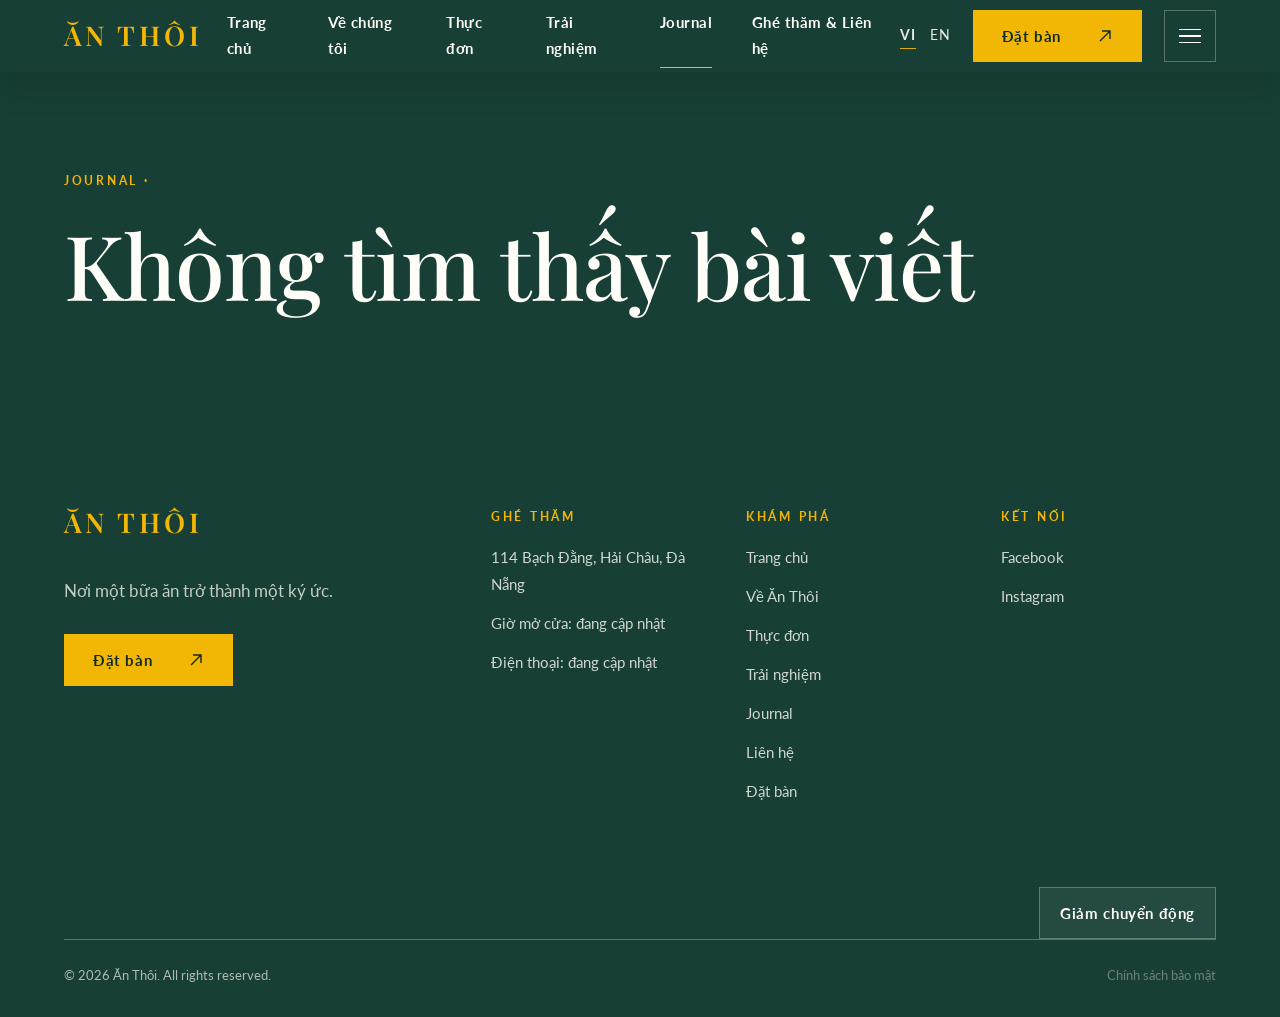
<file: bai-viet.html>
<!DOCTYPE html>
<html lang="vi">
<head>
<meta charset="utf-8">
<meta name="viewport" content="width=device-width,initial-scale=1">
<title>Bài viết - Ăn Thôi</title>
<meta name="description" content="Ăn Thôi - nhà hàng ẩm thực Việt tại 114 Bạch Đằng, Hải Châu, Đà Nẵng. Nơi một bữa ăn trở thành một ký ức.">
<link rel="preconnect" href="https://fonts.googleapis.com"><link rel="preconnect" href="https://fonts.gstatic.com" crossorigin>
<link href="https://fonts.googleapis.com/css2?family=Be+Vietnam+Pro:wght@400;700&family=Lato:wght@400;700&family=Playfair+Display:ital,wght@0,500;0,600;1,500&display=swap" rel="stylesheet">
<link rel="stylesheet" href="css/style.css">
</head>
<body>
<header class="header"><div class="header__in">
  <a class="logo" href="index.html" aria-label="Ăn Thôi - về trang chủ">ĂN THÔI</a>
  <nav class="nav" aria-label="Điều hướng chính">
    <a href="index.html">Trang chủ</a>
    <a href="ve-chung-toi.html">Về chúng tôi</a>
    <a href="thuc-don.html">Thực đơn</a>
    <a href="trai-nghiem.html">Trải nghiệm</a>
    <a href="journal.html" aria-current="page">Journal</a>
    <a href="lien-he.html">Ghé thăm &amp; Liên hệ</a>
  </nav>
  <div class="header__r">
    <span class="lang" aria-label="Ngôn ngữ"><b>VI</b><span>EN</span></span>
    <a class="btn" href="lien-he.html#dat-ban"><span>Đặt bàn</span><svg viewBox="0 0 16 16" fill="none" stroke="currentColor" stroke-width="1.4" aria-hidden="true"><path d="M3 13 13 3M5 3h8v8"/></svg></a>
    <button class="burger" aria-expanded="false" aria-controls="menu" aria-label="Mở menu"><i></i><i></i><i></i></button>
  </div>
</div></header>
<div class="drawer" id="menu" aria-hidden="true">
  <div class="drawer__bg"></div>
  <aside class="drawer__panel" aria-label="Menu">
    <div class="drawer__top"><a class="logo" href="index.html">ĂN THÔI</a><button class="drawer__close" type="button" aria-label="Đóng menu"><svg viewBox="0 0 20 20" fill="none" stroke="currentColor" stroke-width="1.5" aria-hidden="true"><path d="M4 4l12 12M16 4 4 16"/></svg></button></div>
    <nav class="drawer__nav" aria-label="Menu chính">
      <a href="index.html"><span>Trang chủ</span><svg viewBox="0 0 20 20" fill="none" stroke="currentColor" stroke-width="1.4" aria-hidden="true"><path d="M3 10h14M11 4l6 6-6 6"/></svg></a>
      <a href="ve-chung-toi.html"><span>Về chúng tôi</span><svg viewBox="0 0 20 20" fill="none" stroke="currentColor" stroke-width="1.4" aria-hidden="true"><path d="M3 10h14M11 4l6 6-6 6"/></svg></a>
      <a href="thuc-don.html"><span>Thực đơn</span><svg viewBox="0 0 20 20" fill="none" stroke="currentColor" stroke-width="1.4" aria-hidden="true"><path d="M3 10h14M11 4l6 6-6 6"/></svg></a>
      <a href="trai-nghiem.html"><span>Trải nghiệm</span><svg viewBox="0 0 20 20" fill="none" stroke="currentColor" stroke-width="1.4" aria-hidden="true"><path d="M3 10h14M11 4l6 6-6 6"/></svg></a>
      <a href="journal.html"><span>Journal</span><svg viewBox="0 0 20 20" fill="none" stroke="currentColor" stroke-width="1.4" aria-hidden="true"><path d="M3 10h14M11 4l6 6-6 6"/></svg></a>
      <a href="lien-he.html"><span>Ghé thăm &amp; Liên hệ</span><svg viewBox="0 0 20 20" fill="none" stroke="currentColor" stroke-width="1.4" aria-hidden="true"><path d="M3 10h14M11 4l6 6-6 6"/></svg></a>
    </nav>
    <div class="drawer__foot"><a class="btn btn--wide" href="lien-he.html#dat-ban"><span>Đặt bàn</span><svg viewBox="0 0 16 16" fill="none" stroke="currentColor" stroke-width="1.4" aria-hidden="true"><path d="M3 13 13 3M5 3h8v8"/></svg></a></div>
  </aside>
</div>
<main>
<div class="page-top"><div class="wrap"><p class="eyebrow"><span id="a-cat">Journal</span> · <span id="a-date"></span></p><h1 id="a-title">Bài viết</h1></div></div>
<section class="sec wrap" id="article">
  <div class="media" id="a-cover" style="aspect-ratio:16/8;margin-bottom:clamp(40px,6vw,80px)"></div>
  <div class="prose" id="a-body"></div>
  <div class="prose" style="margin-top:60px">
    <h3>Tiếp tục khám phá</h3>
    <p style="display:flex;gap:14px;flex-wrap:wrap;margin-top:16px"><a class="btn btn--green" href="thuc-don.html"><span>Thực đơn</span><svg viewBox="0 0 16 16" fill="none" stroke="currentColor" stroke-width="1.4" aria-hidden="true"><path d="M3 13 13 3M5 3h8v8"/></svg></a><a class="btn btn--green" href="trai-nghiem.html"><span>Trải nghiệm</span><svg viewBox="0 0 16 16" fill="none" stroke="currentColor" stroke-width="1.4" aria-hidden="true"><path d="M3 13 13 3M5 3h8v8"/></svg></a><a class="btn" href="lien-he.html#dat-ban"><span>Đặt bàn</span><svg viewBox="0 0 16 16" fill="none" stroke="currentColor" stroke-width="1.4" aria-hidden="true"><path d="M3 13 13 3M5 3h8v8"/></svg></a></p>
    <p style="margin-top:28px"><a class="link" href="journal.html">Quay lại Journal</a></p>
  </div>
</section>
</main>
<footer class="footer"><div class="wrap">
  <div class="footer__grid">
    <div><a class="logo" href="index.html">ĂN THÔI</a><p class="footer__tag">Nơi một bữa ăn trở thành một ký ức.</p><a class="btn" href="lien-he.html#dat-ban"><span>Đặt bàn</span><svg viewBox="0 0 16 16" fill="none" stroke="currentColor" stroke-width="1.4" aria-hidden="true"><path d="M3 13 13 3M5 3h8v8"/></svg></a></div>
    <div><h4>Ghé thăm</h4><ul><li>114 Bạch Đằng, Hải Châu, Đà Nẵng</li><li>Giờ mở cửa: đang cập nhật</li><li>Điện thoại: đang cập nhật</li></ul></div>
    <div><h4>Khám phá</h4><ul><li><a href="index.html">Trang chủ</a></li><li><a href="ve-chung-toi.html">Về Ăn Thôi</a></li><li><a href="thuc-don.html">Thực đơn</a></li><li><a href="trai-nghiem.html">Trải nghiệm</a></li><li><a href="journal.html">Journal</a></li><li><a href="lien-he.html">Liên hệ</a></li><li><a href="lien-he.html#dat-ban">Đặt bàn</a></li></ul></div>
    <div><h4>Kết nối</h4><ul><li><a href="https://www.facebook.com/" target="_blank" rel="noopener">Facebook</a></li><li><a href="https://www.instagram.com/" target="_blank" rel="noopener">Instagram</a></li></ul></div>
  </div>
  <div class="footer__tools"><button class="btn btn--ghost" id="reduceMotion" type="button" aria-pressed="false"><span>Giảm chuyển động</span></button></div>
  <div class="footer__bar"><span>© 2026 Ăn Thôi. All rights reserved.</span><span class="soon" aria-disabled="true">Chính sách bảo mật</span></div>
</div></footer>
<script src="js/assets-config.js"></script>
<script src="js/data.js"></script>
<script src="js/pages.js"></script>
<script src="js/script.js"></script>
</body></html>
</file>
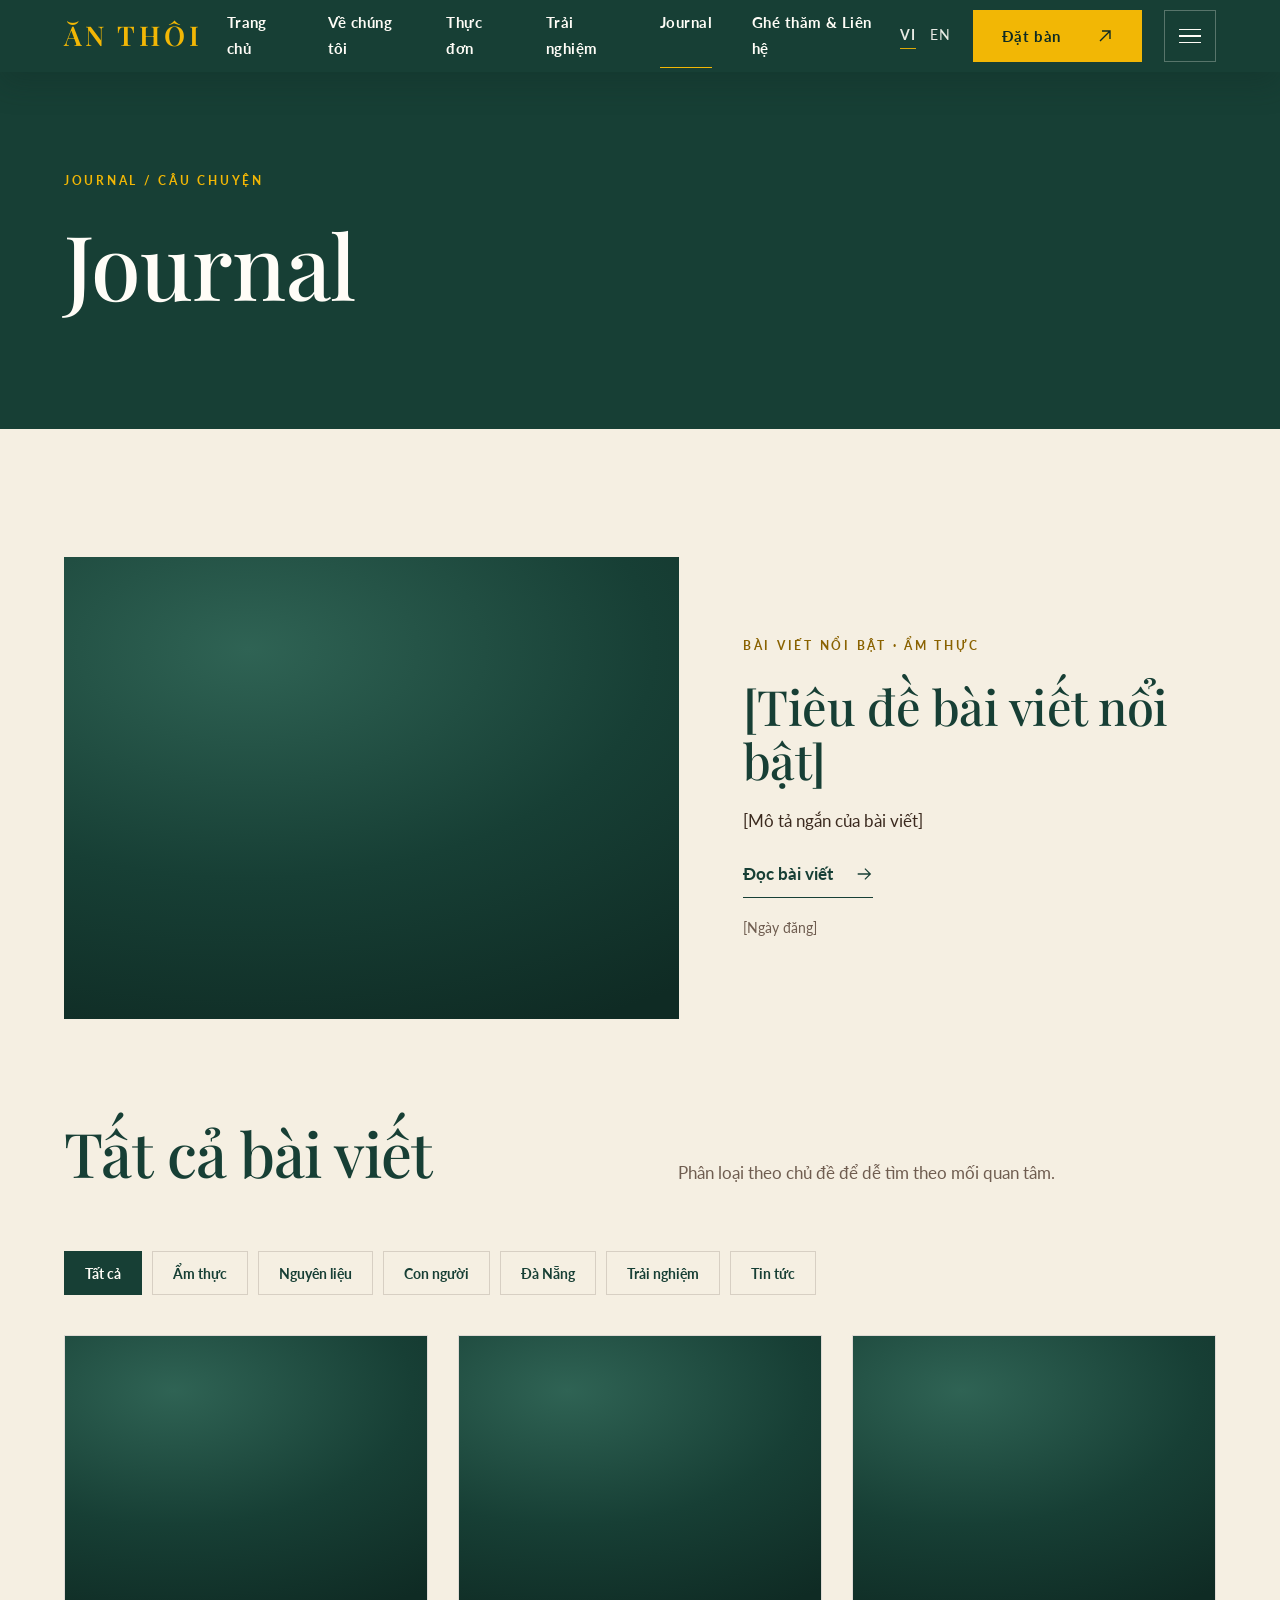
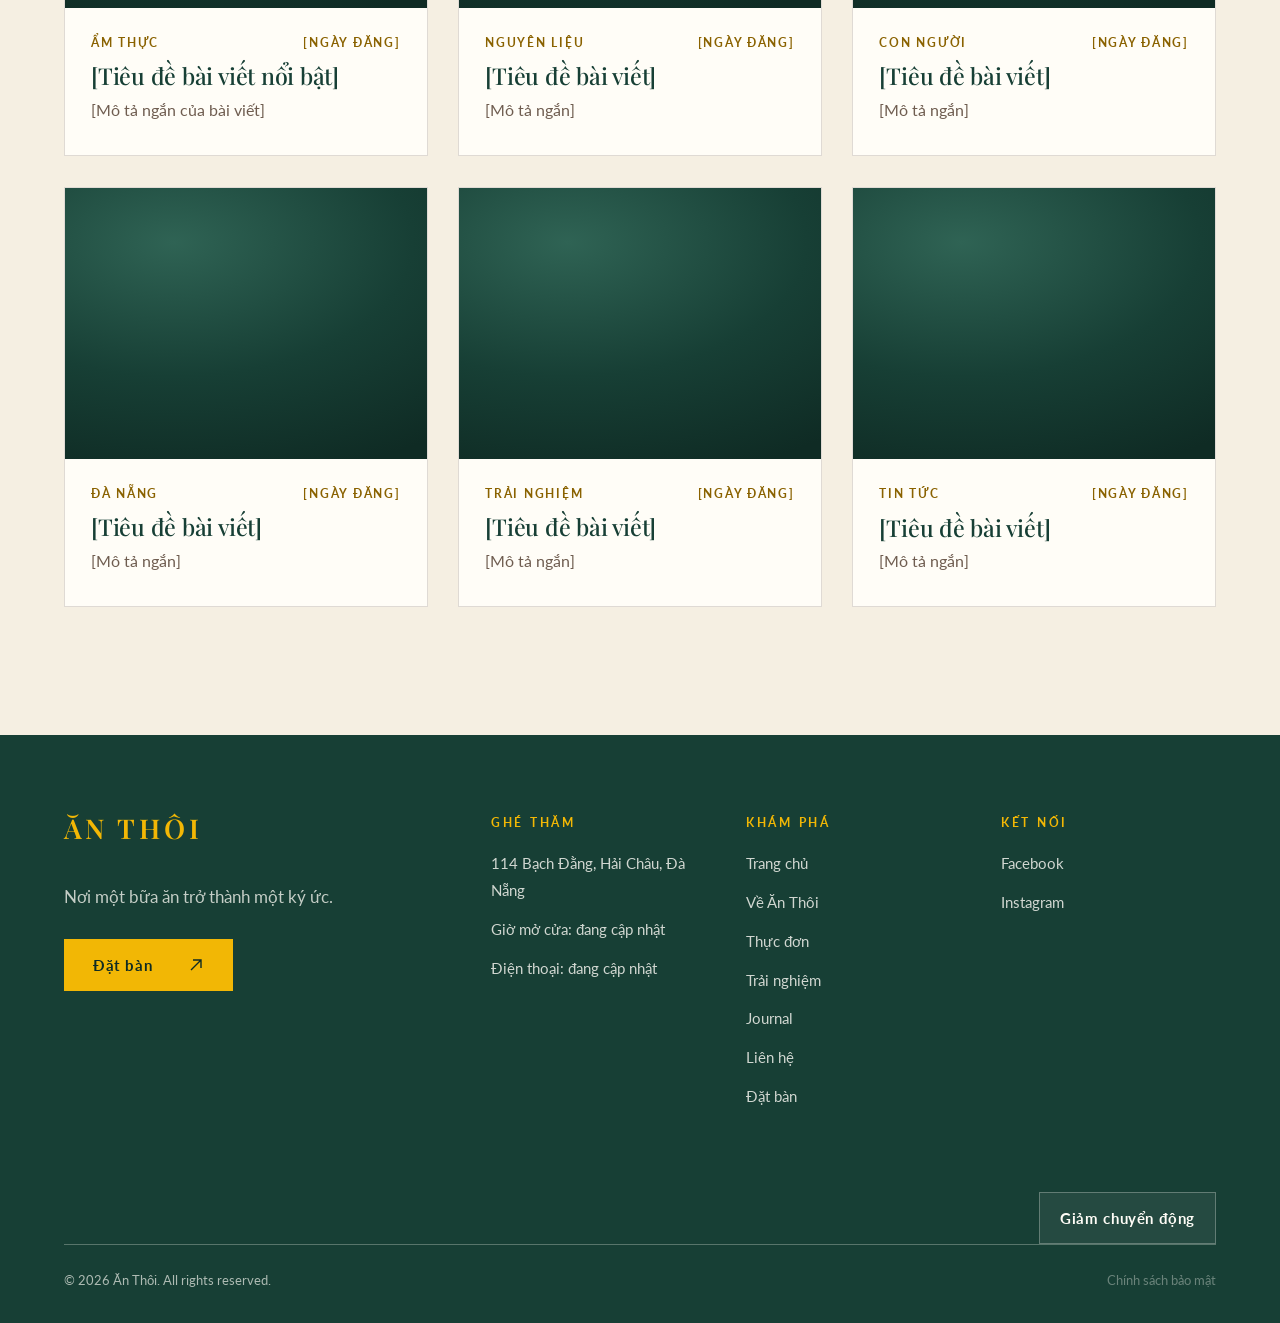
<file: journal.html>
<!DOCTYPE html>
<html lang="vi">
<head>
<meta charset="utf-8">
<meta name="viewport" content="width=device-width,initial-scale=1">
<title>Journal - Ăn Thôi</title>
<meta name="description" content="Ăn Thôi - nhà hàng ẩm thực Việt tại 114 Bạch Đằng, Hải Châu, Đà Nẵng. Nơi một bữa ăn trở thành một ký ức.">
<link rel="preconnect" href="https://fonts.googleapis.com"><link rel="preconnect" href="https://fonts.gstatic.com" crossorigin>
<link href="https://fonts.googleapis.com/css2?family=Be+Vietnam+Pro:wght@400;700&family=Lato:wght@400;700&family=Playfair+Display:ital,wght@0,500;0,600;1,500&display=swap" rel="stylesheet">
<link rel="stylesheet" href="css/style.css">
</head>
<body>
<header class="header"><div class="header__in">
  <a class="logo" href="index.html" aria-label="Ăn Thôi - về trang chủ">ĂN THÔI</a>
  <nav class="nav" aria-label="Điều hướng chính">
    <a href="index.html">Trang chủ</a>
    <a href="ve-chung-toi.html">Về chúng tôi</a>
    <a href="thuc-don.html">Thực đơn</a>
    <a href="trai-nghiem.html">Trải nghiệm</a>
    <a href="journal.html" aria-current="page">Journal</a>
    <a href="lien-he.html">Ghé thăm &amp; Liên hệ</a>
  </nav>
  <div class="header__r">
    <span class="lang" aria-label="Ngôn ngữ"><b>VI</b><span>EN</span></span>
    <a class="btn" href="lien-he.html#dat-ban"><span>Đặt bàn</span><svg viewBox="0 0 16 16" fill="none" stroke="currentColor" stroke-width="1.4" aria-hidden="true"><path d="M3 13 13 3M5 3h8v8"/></svg></a>
    <button class="burger" aria-expanded="false" aria-controls="menu" aria-label="Mở menu"><i></i><i></i><i></i></button>
  </div>
</div></header>
<div class="drawer" id="menu" aria-hidden="true">
  <div class="drawer__bg"></div>
  <aside class="drawer__panel" aria-label="Menu">
    <div class="drawer__top"><a class="logo" href="index.html">ĂN THÔI</a><button class="drawer__close" type="button" aria-label="Đóng menu"><svg viewBox="0 0 20 20" fill="none" stroke="currentColor" stroke-width="1.5" aria-hidden="true"><path d="M4 4l12 12M16 4 4 16"/></svg></button></div>
    <nav class="drawer__nav" aria-label="Menu chính">
      <a href="index.html"><span>Trang chủ</span><svg viewBox="0 0 20 20" fill="none" stroke="currentColor" stroke-width="1.4" aria-hidden="true"><path d="M3 10h14M11 4l6 6-6 6"/></svg></a>
      <a href="ve-chung-toi.html"><span>Về chúng tôi</span><svg viewBox="0 0 20 20" fill="none" stroke="currentColor" stroke-width="1.4" aria-hidden="true"><path d="M3 10h14M11 4l6 6-6 6"/></svg></a>
      <a href="thuc-don.html"><span>Thực đơn</span><svg viewBox="0 0 20 20" fill="none" stroke="currentColor" stroke-width="1.4" aria-hidden="true"><path d="M3 10h14M11 4l6 6-6 6"/></svg></a>
      <a href="trai-nghiem.html"><span>Trải nghiệm</span><svg viewBox="0 0 20 20" fill="none" stroke="currentColor" stroke-width="1.4" aria-hidden="true"><path d="M3 10h14M11 4l6 6-6 6"/></svg></a>
      <a href="journal.html"><span>Journal</span><svg viewBox="0 0 20 20" fill="none" stroke="currentColor" stroke-width="1.4" aria-hidden="true"><path d="M3 10h14M11 4l6 6-6 6"/></svg></a>
      <a href="lien-he.html"><span>Ghé thăm &amp; Liên hệ</span><svg viewBox="0 0 20 20" fill="none" stroke="currentColor" stroke-width="1.4" aria-hidden="true"><path d="M3 10h14M11 4l6 6-6 6"/></svg></a>
    </nav>
    <div class="drawer__foot"><a class="btn btn--wide" href="lien-he.html#dat-ban"><span>Đặt bàn</span><svg viewBox="0 0 16 16" fill="none" stroke="currentColor" stroke-width="1.4" aria-hidden="true"><path d="M3 13 13 3M5 3h8v8"/></svg></a></div>
  </aside>
</div>
<main>
<div class="page-top"><div class="wrap"><p class="eyebrow">Journal / Câu chuyện</p><h1>Journal</h1></div></div>
<section class="sec wrap">
  <div id="featured"></div>
  <div class="sec__head" style="margin-top:clamp(50px,8vw,100px)"><h2>Tất cả bài viết</h2><p>Phân loại theo chủ đề để dễ tìm theo mối quan tâm.</p></div>
  <div class="chips" id="journal-chips" role="group" aria-label="Lọc theo chủ đề"></div>
  <div class="cards" id="journal-grid"></div>
</section>
</main>
<footer class="footer"><div class="wrap">
  <div class="footer__grid">
    <div><a class="logo" href="index.html">ĂN THÔI</a><p class="footer__tag">Nơi một bữa ăn trở thành một ký ức.</p><a class="btn" href="lien-he.html#dat-ban"><span>Đặt bàn</span><svg viewBox="0 0 16 16" fill="none" stroke="currentColor" stroke-width="1.4" aria-hidden="true"><path d="M3 13 13 3M5 3h8v8"/></svg></a></div>
    <div><h4>Ghé thăm</h4><ul><li>114 Bạch Đằng, Hải Châu, Đà Nẵng</li><li>Giờ mở cửa: đang cập nhật</li><li>Điện thoại: đang cập nhật</li></ul></div>
    <div><h4>Khám phá</h4><ul><li><a href="index.html">Trang chủ</a></li><li><a href="ve-chung-toi.html">Về Ăn Thôi</a></li><li><a href="thuc-don.html">Thực đơn</a></li><li><a href="trai-nghiem.html">Trải nghiệm</a></li><li><a href="journal.html">Journal</a></li><li><a href="lien-he.html">Liên hệ</a></li><li><a href="lien-he.html#dat-ban">Đặt bàn</a></li></ul></div>
    <div><h4>Kết nối</h4><ul><li><a href="https://www.facebook.com/" target="_blank" rel="noopener">Facebook</a></li><li><a href="https://www.instagram.com/" target="_blank" rel="noopener">Instagram</a></li></ul></div>
  </div>
  <div class="footer__tools"><button class="btn btn--ghost" id="reduceMotion" type="button" aria-pressed="false"><span>Giảm chuyển động</span></button></div>
  <div class="footer__bar"><span>© 2026 Ăn Thôi. All rights reserved.</span><span class="soon" aria-disabled="true">Chính sách bảo mật</span></div>
</div></footer>
<script src="js/assets-config.js"></script>
<script src="js/data.js"></script>
<script src="js/pages.js"></script>
<script src="js/script.js"></script>
</body></html>
</file>
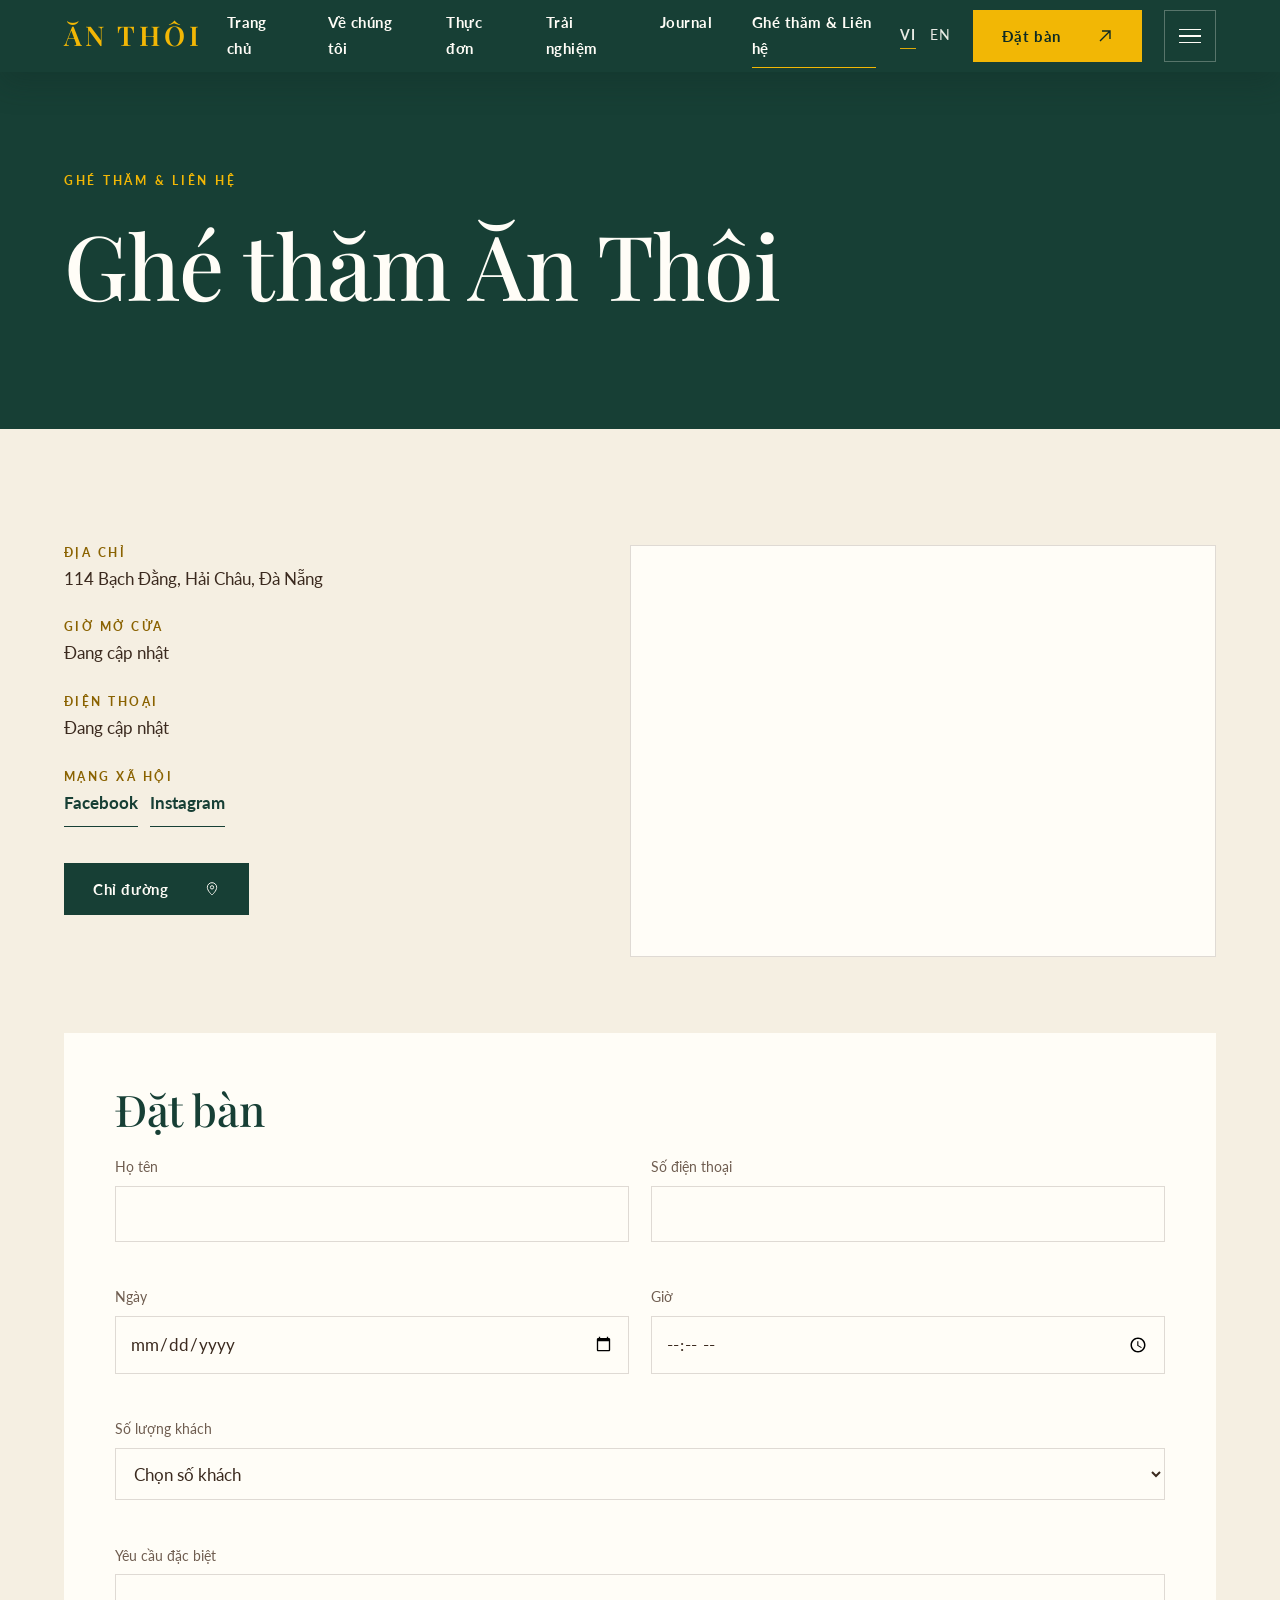
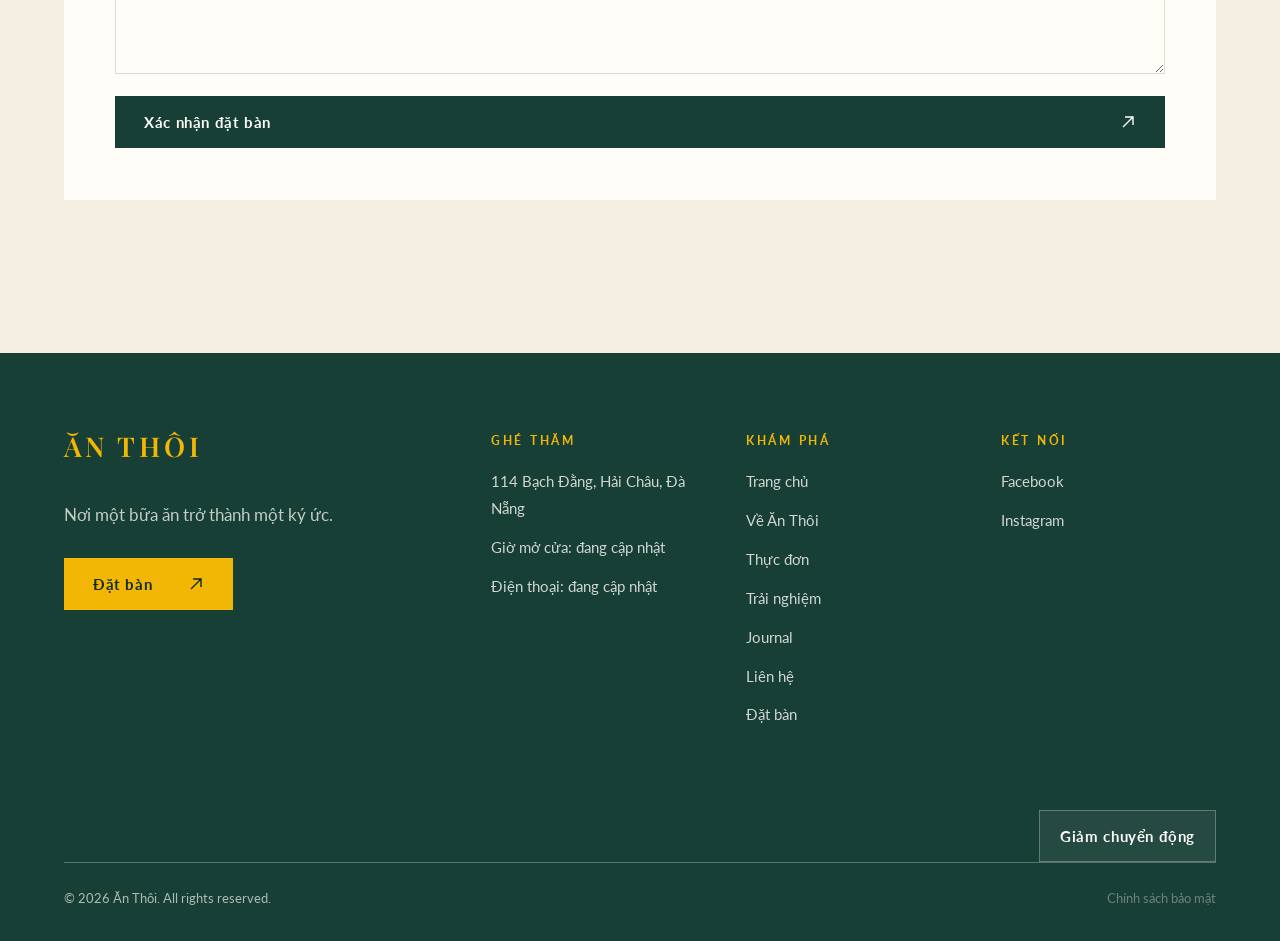
<file: lien-he.html>
<!DOCTYPE html>
<html lang="vi">
<head>
<meta charset="utf-8">
<meta name="viewport" content="width=device-width,initial-scale=1">
<title>Liên hệ &amp; Đặt bàn - Ăn Thôi</title>
<meta name="description" content="Ăn Thôi - nhà hàng ẩm thực Việt tại 114 Bạch Đằng, Hải Châu, Đà Nẵng. Nơi một bữa ăn trở thành một ký ức.">
<link rel="preconnect" href="https://fonts.googleapis.com"><link rel="preconnect" href="https://fonts.gstatic.com" crossorigin>
<link href="https://fonts.googleapis.com/css2?family=Be+Vietnam+Pro:wght@400;700&family=Lato:wght@400;700&family=Playfair+Display:ital,wght@0,500;0,600;1,500&display=swap" rel="stylesheet">
<link rel="stylesheet" href="css/style.css">
</head>
<body>
<header class="header"><div class="header__in">
  <a class="logo" href="index.html" aria-label="Ăn Thôi - về trang chủ">ĂN THÔI</a>
  <nav class="nav" aria-label="Điều hướng chính">
    <a href="index.html">Trang chủ</a>
    <a href="ve-chung-toi.html">Về chúng tôi</a>
    <a href="thuc-don.html">Thực đơn</a>
    <a href="trai-nghiem.html">Trải nghiệm</a>
    <a href="journal.html">Journal</a>
    <a href="lien-he.html" aria-current="page">Ghé thăm &amp; Liên hệ</a>
  </nav>
  <div class="header__r">
    <span class="lang" aria-label="Ngôn ngữ"><b>VI</b><span>EN</span></span>
    <a class="btn" href="lien-he.html#dat-ban"><span>Đặt bàn</span><svg viewBox="0 0 16 16" fill="none" stroke="currentColor" stroke-width="1.4" aria-hidden="true"><path d="M3 13 13 3M5 3h8v8"/></svg></a>
    <button class="burger" aria-expanded="false" aria-controls="menu" aria-label="Mở menu"><i></i><i></i><i></i></button>
  </div>
</div></header>
<div class="drawer" id="menu" aria-hidden="true">
  <div class="drawer__bg"></div>
  <aside class="drawer__panel" aria-label="Menu">
    <div class="drawer__top"><a class="logo" href="index.html">ĂN THÔI</a><button class="drawer__close" type="button" aria-label="Đóng menu"><svg viewBox="0 0 20 20" fill="none" stroke="currentColor" stroke-width="1.5" aria-hidden="true"><path d="M4 4l12 12M16 4 4 16"/></svg></button></div>
    <nav class="drawer__nav" aria-label="Menu chính">
      <a href="index.html"><span>Trang chủ</span><svg viewBox="0 0 20 20" fill="none" stroke="currentColor" stroke-width="1.4" aria-hidden="true"><path d="M3 10h14M11 4l6 6-6 6"/></svg></a>
      <a href="ve-chung-toi.html"><span>Về chúng tôi</span><svg viewBox="0 0 20 20" fill="none" stroke="currentColor" stroke-width="1.4" aria-hidden="true"><path d="M3 10h14M11 4l6 6-6 6"/></svg></a>
      <a href="thuc-don.html"><span>Thực đơn</span><svg viewBox="0 0 20 20" fill="none" stroke="currentColor" stroke-width="1.4" aria-hidden="true"><path d="M3 10h14M11 4l6 6-6 6"/></svg></a>
      <a href="trai-nghiem.html"><span>Trải nghiệm</span><svg viewBox="0 0 20 20" fill="none" stroke="currentColor" stroke-width="1.4" aria-hidden="true"><path d="M3 10h14M11 4l6 6-6 6"/></svg></a>
      <a href="journal.html"><span>Journal</span><svg viewBox="0 0 20 20" fill="none" stroke="currentColor" stroke-width="1.4" aria-hidden="true"><path d="M3 10h14M11 4l6 6-6 6"/></svg></a>
      <a href="lien-he.html"><span>Ghé thăm &amp; Liên hệ</span><svg viewBox="0 0 20 20" fill="none" stroke="currentColor" stroke-width="1.4" aria-hidden="true"><path d="M3 10h14M11 4l6 6-6 6"/></svg></a>
    </nav>
    <div class="drawer__foot"><a class="btn btn--wide" href="lien-he.html#dat-ban"><span>Đặt bàn</span><svg viewBox="0 0 16 16" fill="none" stroke="currentColor" stroke-width="1.4" aria-hidden="true"><path d="M3 13 13 3M5 3h8v8"/></svg></a></div>
  </aside>
</div>
<main>
<div class="page-top"><div class="wrap"><p class="eyebrow">Ghé thăm &amp; Liên hệ</p><h1>Ghé thăm Ăn Thôi</h1></div></div>
<section class="wrap info-sec">
  <div class="info reveal">
    <dl>
      <div><dt>Địa chỉ</dt><dd>114 Bạch Đằng, Hải Châu, Đà Nẵng</dd></div>
      <div><dt>Giờ mở cửa</dt><dd>Đang cập nhật</dd></div>
      <div><dt>Điện thoại</dt><dd>Đang cập nhật</dd></div>
      <div><dt>Mạng xã hội</dt><dd><a class="link" style="gap:8px" href="https://www.facebook.com/" target="_blank" rel="noopener">Facebook</a> &nbsp; <a class="link" style="gap:8px" href="https://www.instagram.com/" target="_blank" rel="noopener">Instagram</a></dd></div>
    </dl>
    <a class="btn btn--green" href="https://www.google.com/maps/search/?api=1&query=114+B%E1%BA%A1ch+%C4%90%E1%BA%B1ng+H%E1%BA%A3i+Ch%C3%A2u+%C4%90%C3%A0+N%E1%BA%B5ng" target="_blank" rel="noopener"><span>Chỉ đường</span><svg viewBox="0 0 24 24" fill="none" stroke="currentColor" stroke-width="1.4" aria-hidden="true"><path d="M12 21s7-6.2 7-11.5A7 7 0 0 0 5 9.5C5 14.8 12 21 12 21Z"/><circle cx="12" cy="9.5" r="2.5"/></svg></a>
  </div>
  <div class="map reveal"><iframe title="Bản đồ Ăn Thôi - 114 Bạch Đằng, Hải Châu, Đà Nẵng" src="https://www.google.com/maps?q=114%20B%E1%BA%A1ch%20%C4%90%E1%BA%B1ng%2C%20H%E1%BA%A3i%20Ch%C3%A2u%2C%20%C4%90%C3%A0%20N%E1%BA%B5ng&output=embed" loading="lazy" referrerpolicy="no-referrer-when-downgrade" allowfullscreen></iframe></div>
</section>
<section class="wrap book">
  <form class="form reveal" id="booking" novalidate>
    <h2 id="dat-ban">Đặt bàn</h2>
    <div class="field"><label for="name">Họ tên</label><input id="name" name="name" autocomplete="name" required><span class="err" role="alert"></span></div>
    <div class="field"><label for="phone">Số điện thoại</label><input id="phone" name="phone" type="tel" autocomplete="tel" required><span class="err" role="alert"></span></div>
    <div class="field"><label for="date">Ngày</label><input id="date" name="date" type="date" required><span class="err" role="alert"></span></div>
    <div class="field"><label for="time">Giờ</label><input id="time" name="time" type="time" required><span class="err" role="alert"></span></div>
    <div class="field full"><label for="guests">Số lượng khách</label><select id="guests" name="guests" required><option value="">Chọn số khách</option><option>1-2</option><option>3-4</option><option>5-6</option><option>7-10</option><option>Trên 10</option></select><span class="err" role="alert"></span></div>
    <div class="field full"><label for="note">Yêu cầu đặc biệt</label><textarea id="note" name="note"></textarea></div>
    <button class="btn btn--green" type="submit"><span>Xác nhận đặt bàn</span><svg viewBox="0 0 16 16" fill="none" stroke="currentColor" stroke-width="1.4" aria-hidden="true"><path d="M3 13 13 3M5 3h8v8"/></svg></button>
    <p class="form__ok" role="status" hidden>Đã ghi nhận yêu cầu đặt bàn. Nhà hàng sẽ liên hệ để xác nhận.</p>
  </form>
</section>
</main>
<footer class="footer"><div class="wrap">
  <div class="footer__grid">
    <div><a class="logo" href="index.html">ĂN THÔI</a><p class="footer__tag">Nơi một bữa ăn trở thành một ký ức.</p><a class="btn" href="lien-he.html#dat-ban"><span>Đặt bàn</span><svg viewBox="0 0 16 16" fill="none" stroke="currentColor" stroke-width="1.4" aria-hidden="true"><path d="M3 13 13 3M5 3h8v8"/></svg></a></div>
    <div><h4>Ghé thăm</h4><ul><li>114 Bạch Đằng, Hải Châu, Đà Nẵng</li><li>Giờ mở cửa: đang cập nhật</li><li>Điện thoại: đang cập nhật</li></ul></div>
    <div><h4>Khám phá</h4><ul><li><a href="index.html">Trang chủ</a></li><li><a href="ve-chung-toi.html">Về Ăn Thôi</a></li><li><a href="thuc-don.html">Thực đơn</a></li><li><a href="trai-nghiem.html">Trải nghiệm</a></li><li><a href="journal.html">Journal</a></li><li><a href="lien-he.html">Liên hệ</a></li><li><a href="lien-he.html#dat-ban">Đặt bàn</a></li></ul></div>
    <div><h4>Kết nối</h4><ul><li><a href="https://www.facebook.com/" target="_blank" rel="noopener">Facebook</a></li><li><a href="https://www.instagram.com/" target="_blank" rel="noopener">Instagram</a></li></ul></div>
  </div>
  <div class="footer__tools"><button class="btn btn--ghost" id="reduceMotion" type="button" aria-pressed="false"><span>Giảm chuyển động</span></button></div>
  <div class="footer__bar"><span>© 2026 Ăn Thôi. All rights reserved.</span><span class="soon" aria-disabled="true">Chính sách bảo mật</span></div>
</div></footer>
<script src="js/assets-config.js"></script>
<script src="js/script.js"></script>
</body></html>
</file>
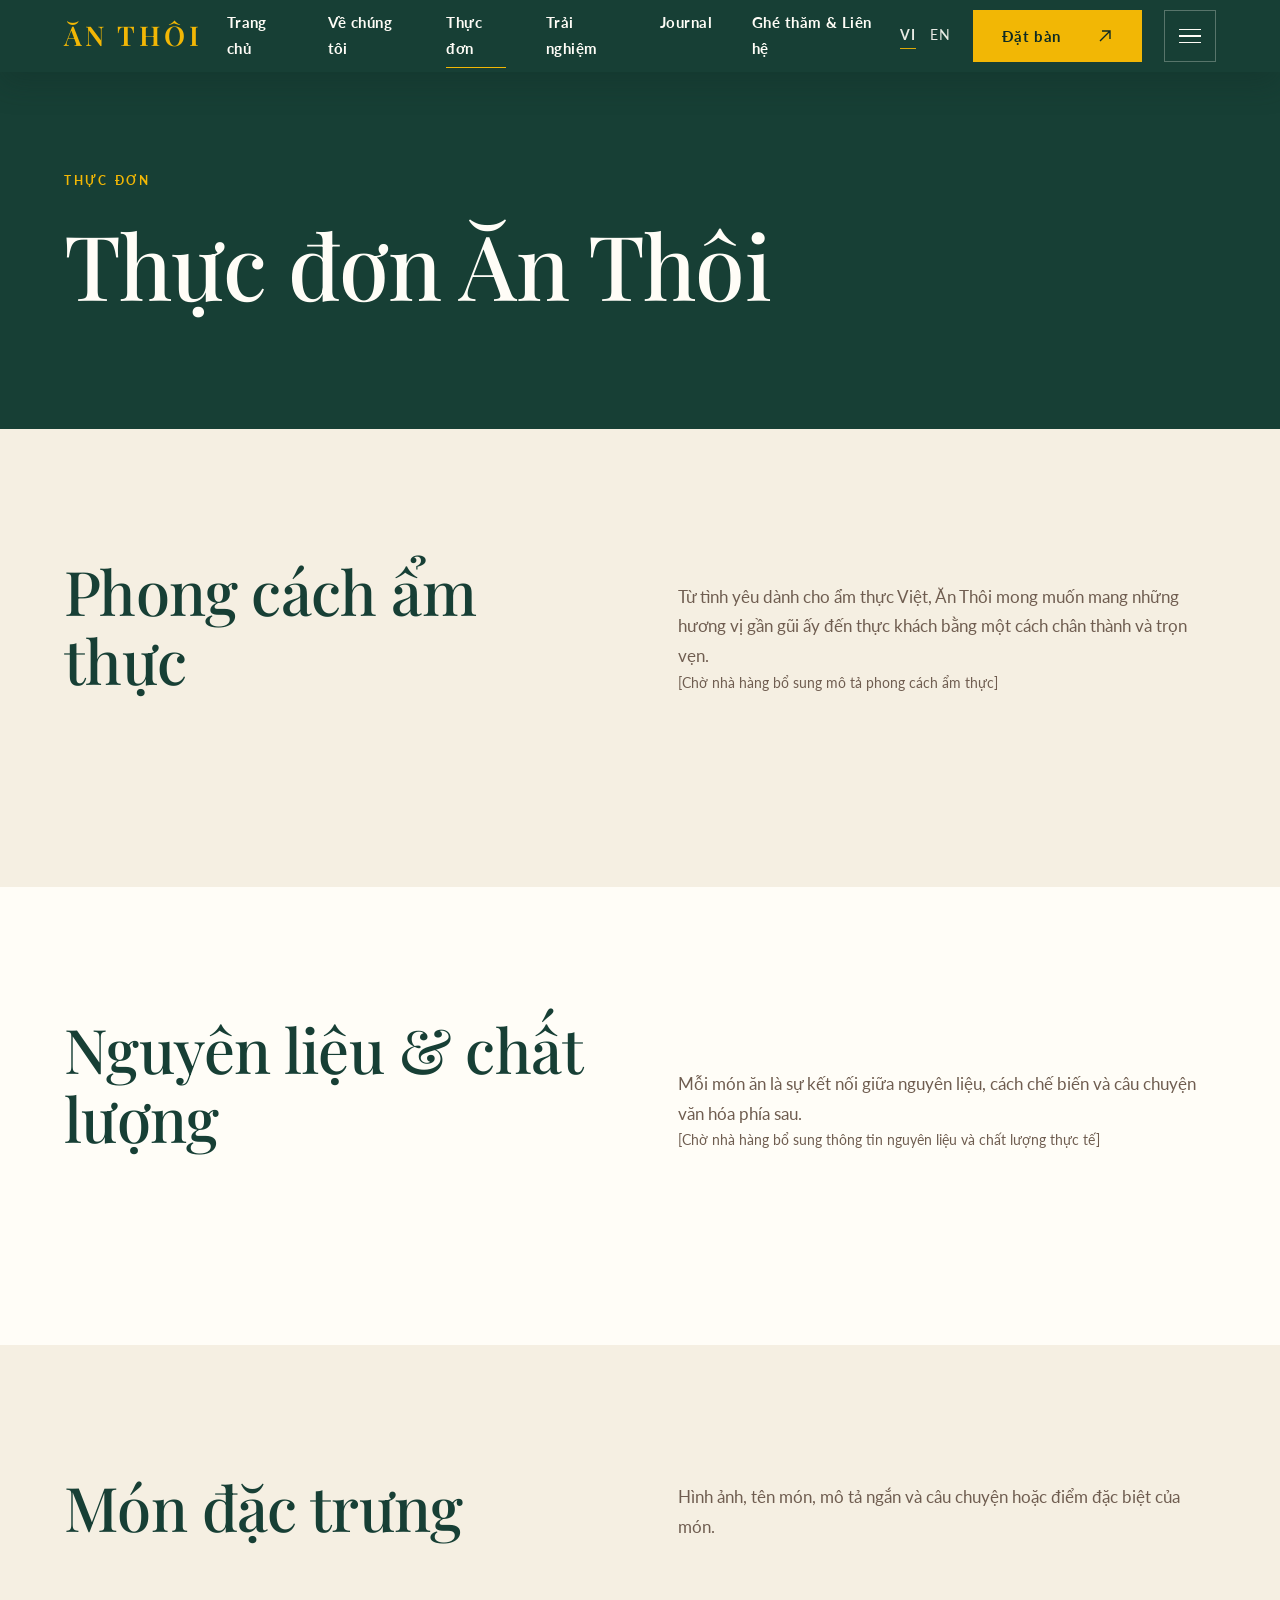
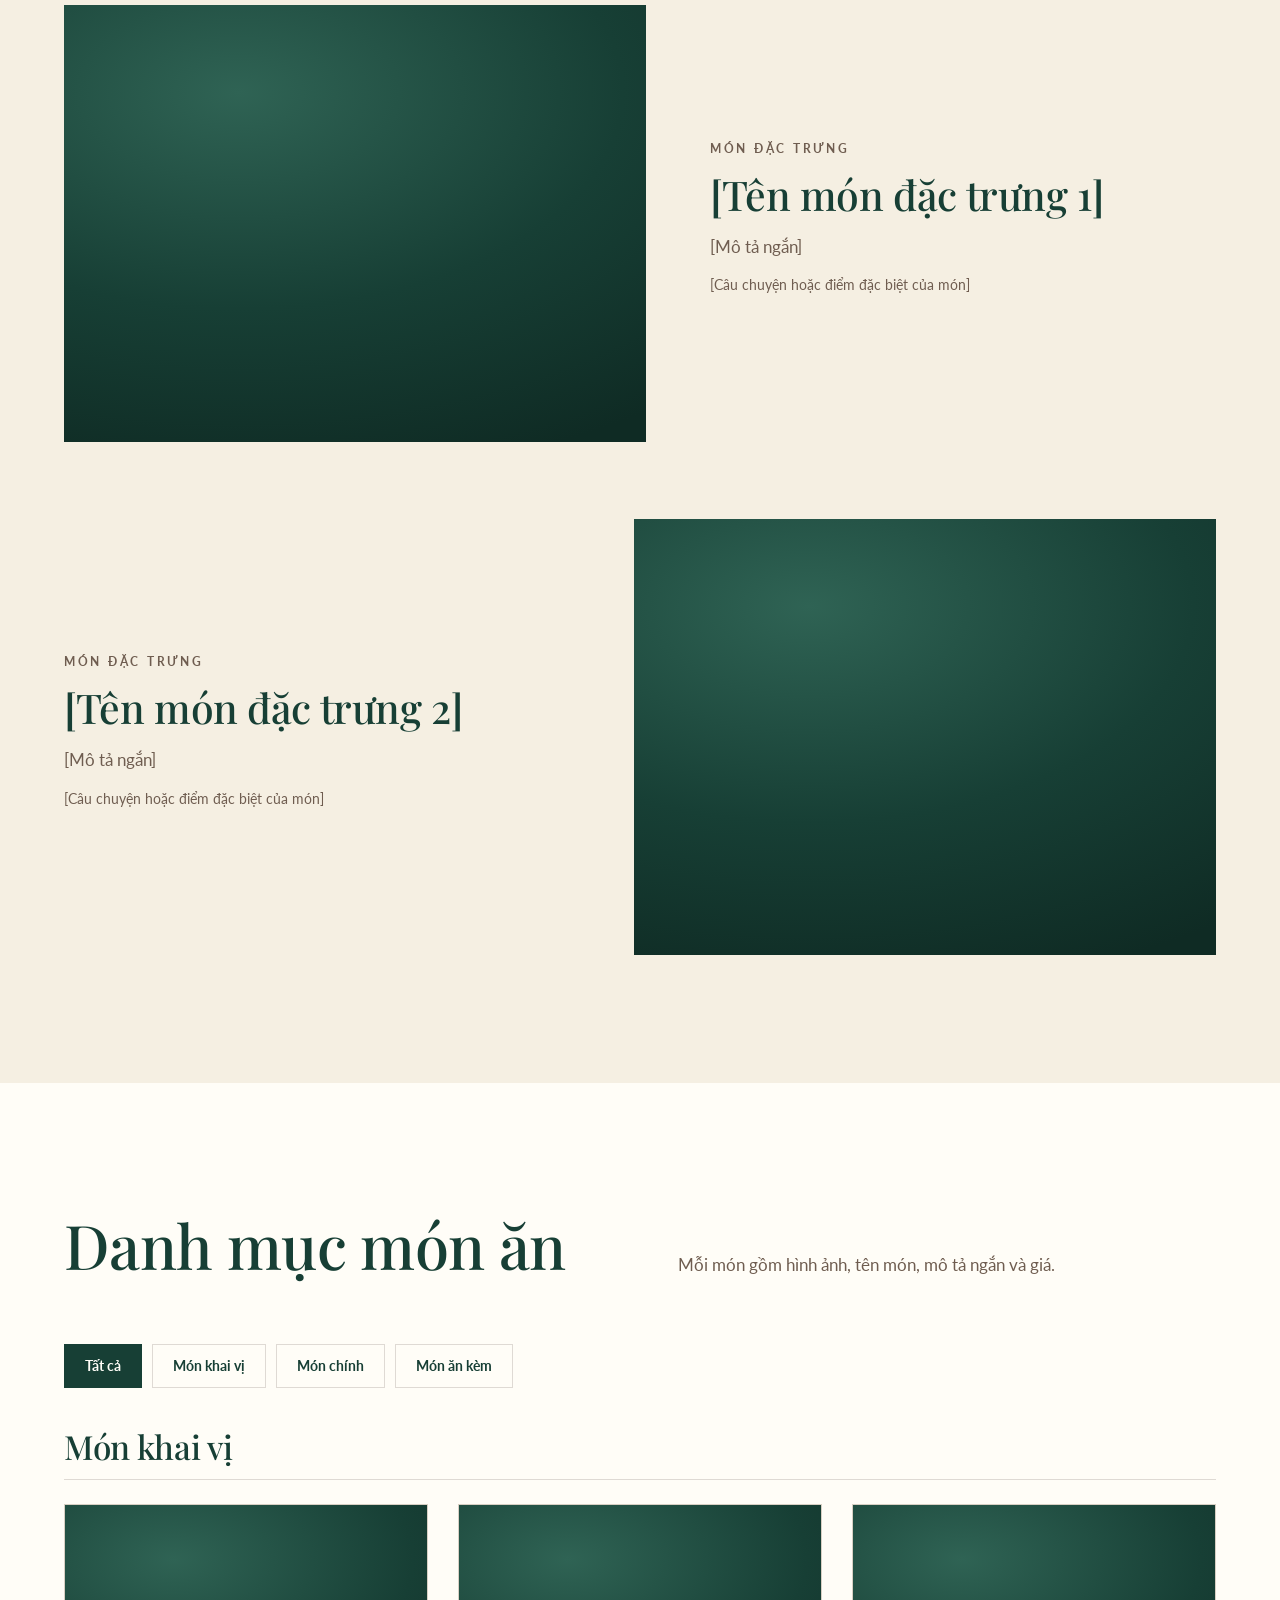
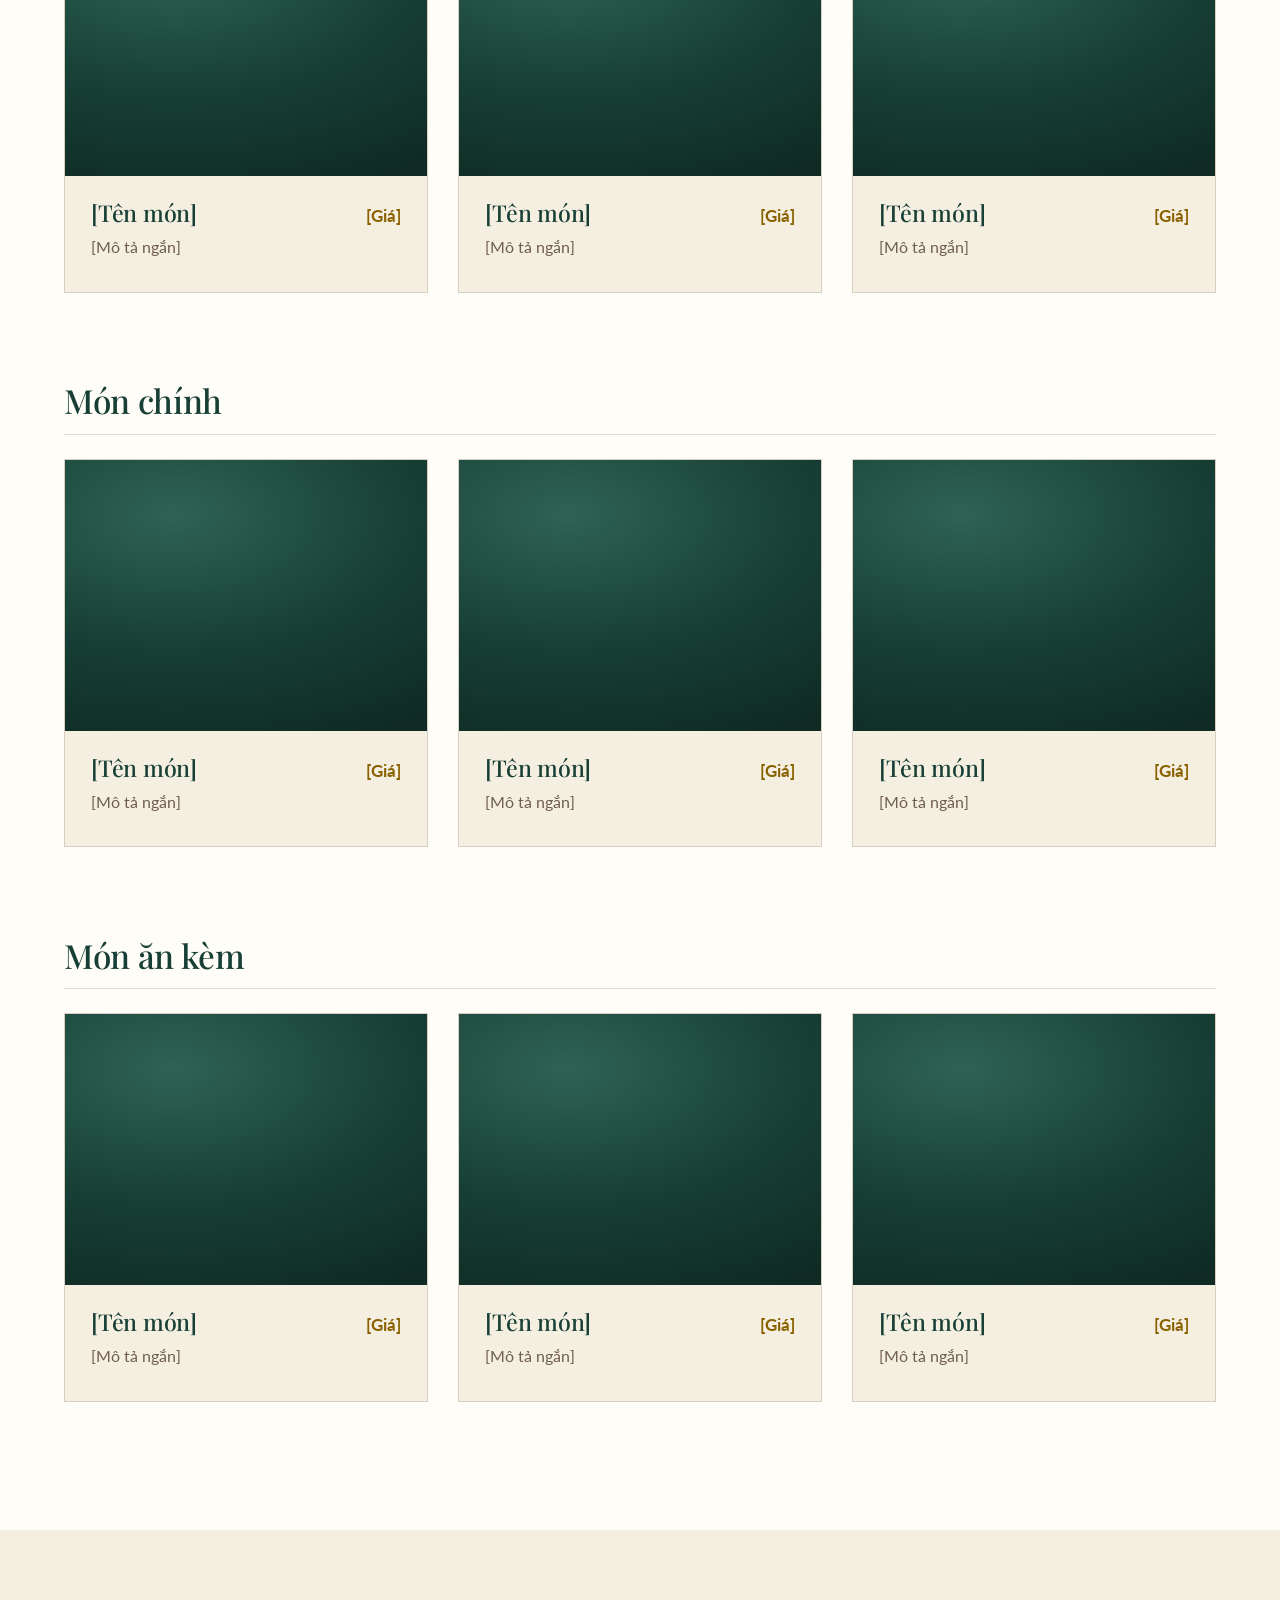
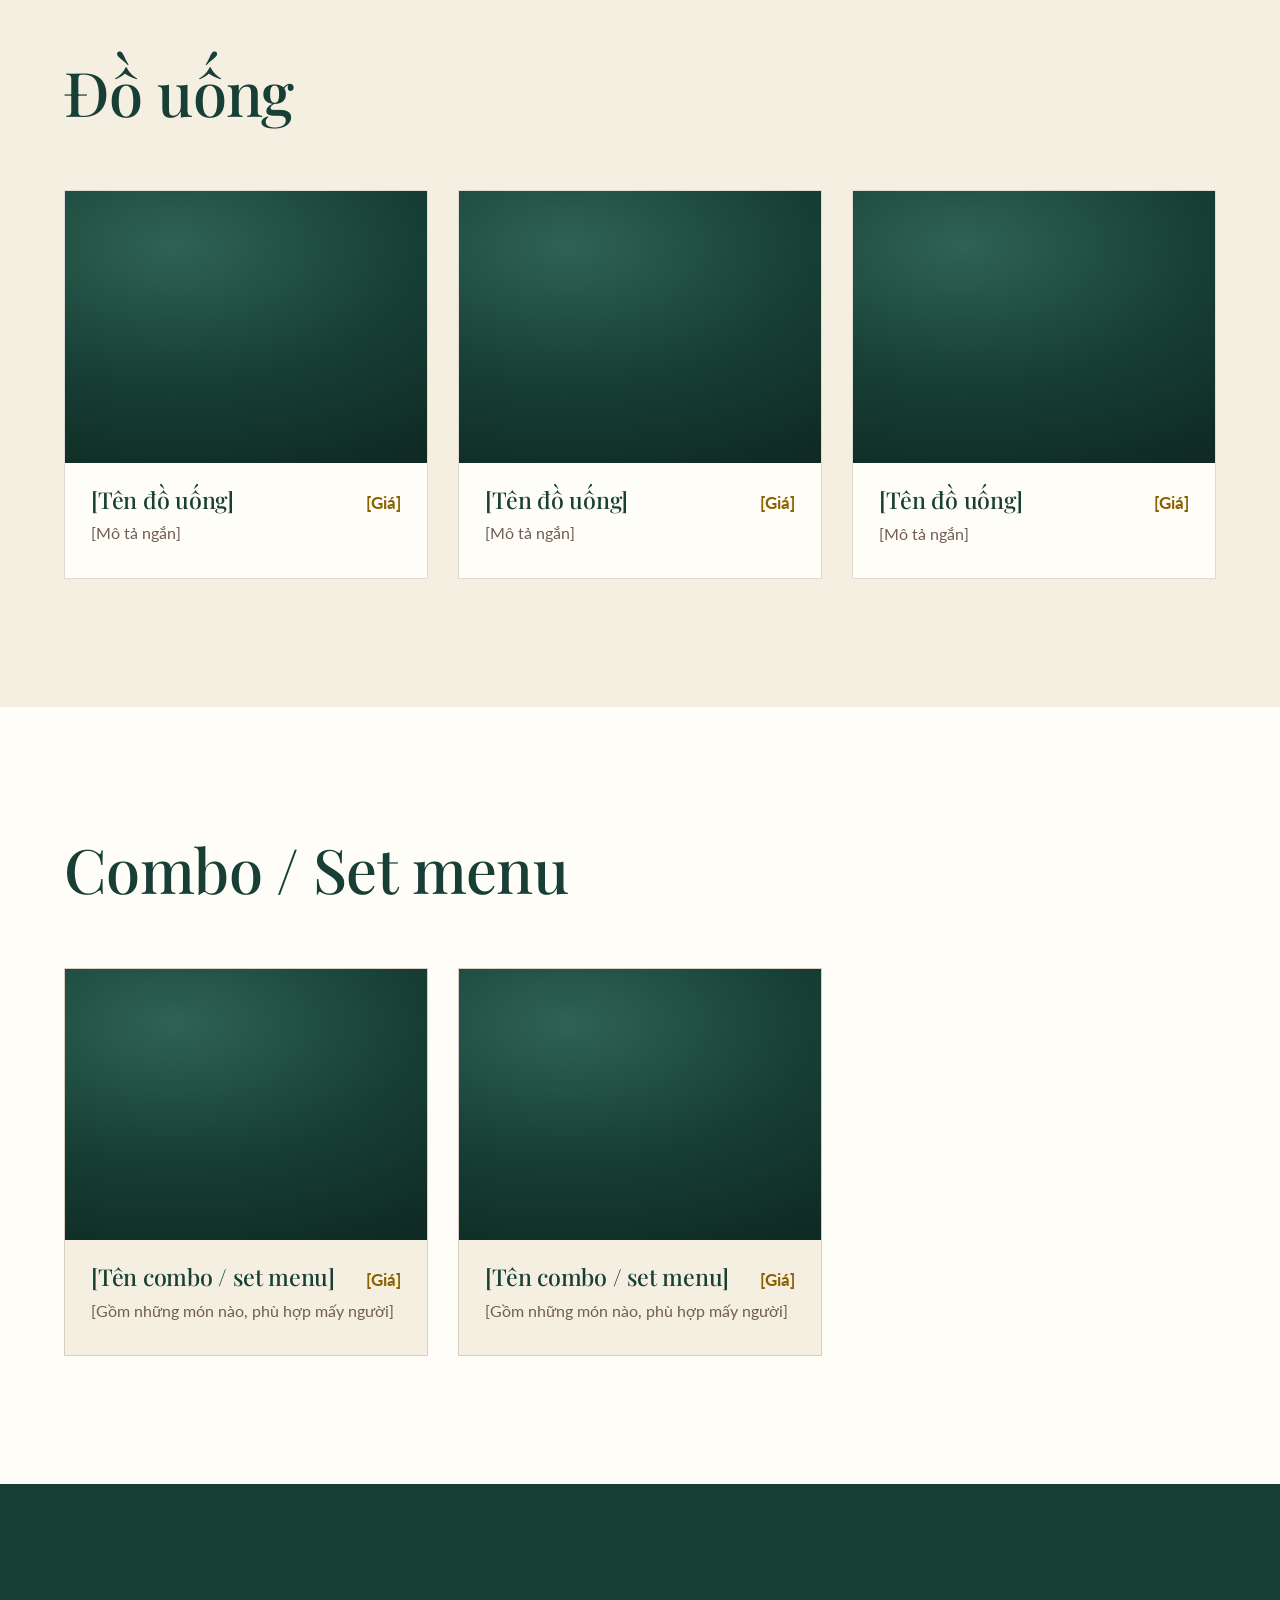
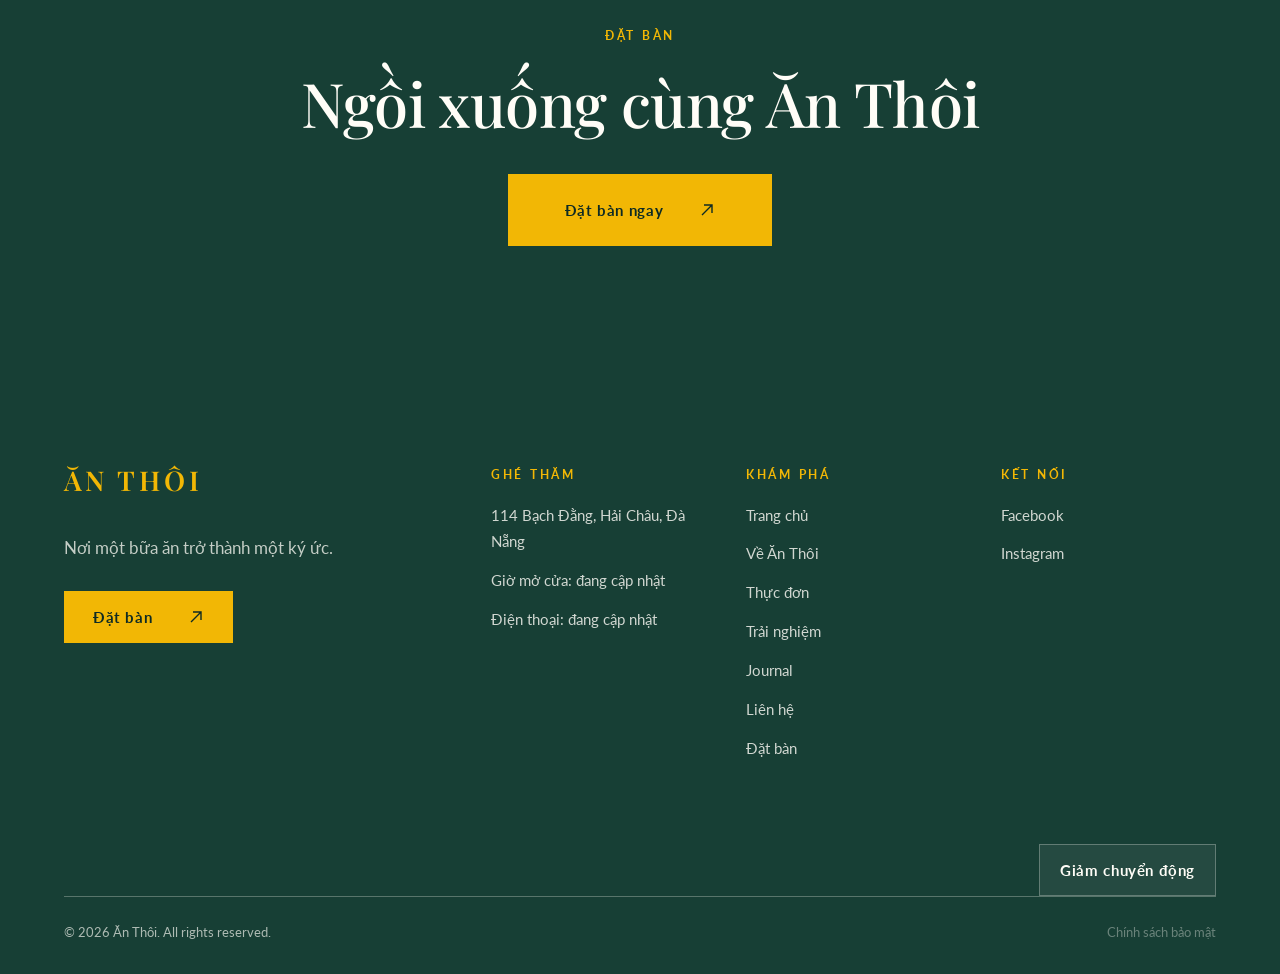
<file: thuc-don.html>
<!DOCTYPE html>
<html lang="vi">
<head>
<meta charset="utf-8">
<meta name="viewport" content="width=device-width,initial-scale=1">
<title>Thực đơn - Ăn Thôi</title>
<meta name="description" content="Ăn Thôi - nhà hàng ẩm thực Việt tại 114 Bạch Đằng, Hải Châu, Đà Nẵng. Nơi một bữa ăn trở thành một ký ức.">
<link rel="preconnect" href="https://fonts.googleapis.com"><link rel="preconnect" href="https://fonts.gstatic.com" crossorigin>
<link href="https://fonts.googleapis.com/css2?family=Be+Vietnam+Pro:wght@400;700&family=Lato:wght@400;700&family=Playfair+Display:ital,wght@0,500;0,600;1,500&display=swap" rel="stylesheet">
<link rel="stylesheet" href="css/style.css">
</head>
<body>
<header class="header"><div class="header__in">
  <a class="logo" href="index.html" aria-label="Ăn Thôi - về trang chủ">ĂN THÔI</a>
  <nav class="nav" aria-label="Điều hướng chính">
    <a href="index.html">Trang chủ</a>
    <a href="ve-chung-toi.html">Về chúng tôi</a>
    <a href="thuc-don.html" aria-current="page">Thực đơn</a>
    <a href="trai-nghiem.html">Trải nghiệm</a>
    <a href="journal.html">Journal</a>
    <a href="lien-he.html">Ghé thăm &amp; Liên hệ</a>
  </nav>
  <div class="header__r">
    <span class="lang" aria-label="Ngôn ngữ"><b>VI</b><span>EN</span></span>
    <a class="btn" href="lien-he.html#dat-ban"><span>Đặt bàn</span><svg viewBox="0 0 16 16" fill="none" stroke="currentColor" stroke-width="1.4" aria-hidden="true"><path d="M3 13 13 3M5 3h8v8"/></svg></a>
    <button class="burger" aria-expanded="false" aria-controls="menu" aria-label="Mở menu"><i></i><i></i><i></i></button>
  </div>
</div></header>
<div class="drawer" id="menu" aria-hidden="true">
  <div class="drawer__bg"></div>
  <aside class="drawer__panel" aria-label="Menu">
    <div class="drawer__top"><a class="logo" href="index.html">ĂN THÔI</a><button class="drawer__close" type="button" aria-label="Đóng menu"><svg viewBox="0 0 20 20" fill="none" stroke="currentColor" stroke-width="1.5" aria-hidden="true"><path d="M4 4l12 12M16 4 4 16"/></svg></button></div>
    <nav class="drawer__nav" aria-label="Menu chính">
      <a href="index.html"><span>Trang chủ</span><svg viewBox="0 0 20 20" fill="none" stroke="currentColor" stroke-width="1.4" aria-hidden="true"><path d="M3 10h14M11 4l6 6-6 6"/></svg></a>
      <a href="ve-chung-toi.html"><span>Về chúng tôi</span><svg viewBox="0 0 20 20" fill="none" stroke="currentColor" stroke-width="1.4" aria-hidden="true"><path d="M3 10h14M11 4l6 6-6 6"/></svg></a>
      <a href="thuc-don.html"><span>Thực đơn</span><svg viewBox="0 0 20 20" fill="none" stroke="currentColor" stroke-width="1.4" aria-hidden="true"><path d="M3 10h14M11 4l6 6-6 6"/></svg></a>
      <a href="trai-nghiem.html"><span>Trải nghiệm</span><svg viewBox="0 0 20 20" fill="none" stroke="currentColor" stroke-width="1.4" aria-hidden="true"><path d="M3 10h14M11 4l6 6-6 6"/></svg></a>
      <a href="journal.html"><span>Journal</span><svg viewBox="0 0 20 20" fill="none" stroke="currentColor" stroke-width="1.4" aria-hidden="true"><path d="M3 10h14M11 4l6 6-6 6"/></svg></a>
      <a href="lien-he.html"><span>Ghé thăm &amp; Liên hệ</span><svg viewBox="0 0 20 20" fill="none" stroke="currentColor" stroke-width="1.4" aria-hidden="true"><path d="M3 10h14M11 4l6 6-6 6"/></svg></a>
    </nav>
    <div class="drawer__foot"><a class="btn btn--wide" href="lien-he.html#dat-ban"><span>Đặt bàn</span><svg viewBox="0 0 16 16" fill="none" stroke="currentColor" stroke-width="1.4" aria-hidden="true"><path d="M3 13 13 3M5 3h8v8"/></svg></a></div>
  </aside>
</div>
<main>
<div class="page-top"><div class="wrap"><p class="eyebrow">Thực đơn</p><h1>Thực đơn Ăn Thôi</h1></div></div>
<section class="sec wrap" id="phong-cach">
  <div class="sec__head reveal"><h2>Phong cách ẩm thực</h2><div><p>Từ tình yêu dành cho ẩm thực Việt, Ăn Thôi mong muốn mang những hương vị gần gũi ấy đến thực khách bằng một cách chân thành và trọn vẹn.</p><p class="note">[Chờ nhà hàng bổ sung mô tả phong cách ẩm thực]</p></div></div>
</section>
<section class="sec sec--ivory" id="nguyen-lieu"><div class="wrap">
  <div class="sec__head reveal"><h2>Nguyên liệu &amp; chất lượng</h2><div><p>Mỗi món ăn là sự kết nối giữa nguyên liệu, cách chế biến và câu chuyện văn hóa phía sau.</p><p class="note">[Chờ nhà hàng bổ sung thông tin nguyên liệu và chất lượng thực tế]</p></div></div>
</div></section>
<section class="sec wrap" id="mon-dac-trung"><div class="sec__head reveal"><h2>Món đặc trưng</h2><p>Hình ảnh, tên món, mô tả ngắn và câu chuyện hoặc điểm đặc biệt của món.</p></div><div id="signature" class="rows"></div></section>
<section class="sec sec--ivory" id="danh-muc"><div class="wrap">
  <div class="sec__head reveal"><h2>Danh mục món ăn</h2><p>Mỗi món gồm hình ảnh, tên món, mô tả ngắn và giá.</p></div>
  <div class="chips" id="menu-chips" role="group" aria-label="Lọc nhóm món"></div>
  <div id="menu-groups"></div>
</div></section>
<section class="sec wrap" id="do-uong"><div class="sec__head reveal"><h2>Đồ uống</h2></div><div id="drinks"></div></section>
<section class="sec sec--ivory" id="combo"><div class="wrap"><div class="sec__head reveal"><h2>Combo / Set menu</h2></div><div id="combos"></div></div></section>
<section class="endcta"><div class="wrap reveal"><p class="eyebrow">Đặt bàn</p><h2>Ngồi xuống cùng Ăn Thôi</h2><a class="btn btn--lg" href="lien-he.html#dat-ban"><span>Đặt bàn ngay</span><svg viewBox="0 0 16 16" fill="none" stroke="currentColor" stroke-width="1.4" aria-hidden="true"><path d="M3 13 13 3M5 3h8v8"/></svg></a></div></section>
</main>
<footer class="footer"><div class="wrap">
  <div class="footer__grid">
    <div><a class="logo" href="index.html">ĂN THÔI</a><p class="footer__tag">Nơi một bữa ăn trở thành một ký ức.</p><a class="btn" href="lien-he.html#dat-ban"><span>Đặt bàn</span><svg viewBox="0 0 16 16" fill="none" stroke="currentColor" stroke-width="1.4" aria-hidden="true"><path d="M3 13 13 3M5 3h8v8"/></svg></a></div>
    <div><h4>Ghé thăm</h4><ul><li>114 Bạch Đằng, Hải Châu, Đà Nẵng</li><li>Giờ mở cửa: đang cập nhật</li><li>Điện thoại: đang cập nhật</li></ul></div>
    <div><h4>Khám phá</h4><ul><li><a href="index.html">Trang chủ</a></li><li><a href="ve-chung-toi.html">Về Ăn Thôi</a></li><li><a href="thuc-don.html">Thực đơn</a></li><li><a href="trai-nghiem.html">Trải nghiệm</a></li><li><a href="journal.html">Journal</a></li><li><a href="lien-he.html">Liên hệ</a></li><li><a href="lien-he.html#dat-ban">Đặt bàn</a></li></ul></div>
    <div><h4>Kết nối</h4><ul><li><a href="https://www.facebook.com/" target="_blank" rel="noopener">Facebook</a></li><li><a href="https://www.instagram.com/" target="_blank" rel="noopener">Instagram</a></li></ul></div>
  </div>
  <div class="footer__tools"><button class="btn btn--ghost" id="reduceMotion" type="button" aria-pressed="false"><span>Giảm chuyển động</span></button></div>
  <div class="footer__bar"><span>© 2026 Ăn Thôi. All rights reserved.</span><span class="soon" aria-disabled="true">Chính sách bảo mật</span></div>
</div></footer>
<script src="js/assets-config.js"></script>
<script src="js/data.js"></script>
<script src="js/pages.js"></script>
<script src="js/script.js"></script>
</body></html>
</file>
<file: css/style.css>
/* ===== 1. TOKENS (theo STEP 5) ===== */
:root{
  --green:#173F35; --green-d:#0f2b24;      /* xanh lá đậm: header, footer, tiêu đề, section */
  --gold:#F2B705;  --gold-d:#8a6200;       /* vàng nghệ: logo, CTA, hover (gold-d dùng cho chữ nhỏ trên nền sáng) */
  --cream:#F5EFE2;                         /* nền chính của section */
  --brown:#3B2A1F; --muted:#6f5d50;        /* nâu đậm: văn bản, chi tiết phụ */
  --ivory:#FFFDF7;                         /* trắng ngà: card, nội dung */
  --line:rgba(59,42,31,.16); --line-l:rgba(255,253,247,.28);
  --f-head:"Playfair Display",Georgia,serif;
  --f-body:Lato,"Be Vietnam Pro",system-ui,sans-serif; /* Be Vietnam Pro bù glyph tiếng Việt mà Lato thiếu */
  --hh:88px; --ease:cubic-bezier(.2,.7,.2,1); --pad:clamp(20px,5vw,92px);
}
/* ===== 2. BASE ===== */
*{box-sizing:border-box;margin:0}
html{scroll-behavior:smooth}
body{background:var(--cream);color:var(--brown);font:400 1.0625rem/1.75 var(--f-body);-webkit-font-smoothing:antialiased;overflow-x:hidden}
img,video{max-width:100%;display:block}
a{color:inherit;text-decoration:none}
:focus-visible{outline:2px solid var(--gold);outline-offset:3px}
h1,h2,h3{font-family:var(--f-head);font-weight:500;letter-spacing:-.01em;line-height:1.12;color:var(--green)}
h2{font-size:clamp(2.2rem,4.8vw,4.4rem)}
.eyebrow{font-size:.78rem;font-weight:700;letter-spacing:.22em;text-transform:uppercase;color:var(--gold-d);margin-bottom:22px}
.hero .eyebrow,.cta .eyebrow{color:var(--gold)}
.wrap{padding-inline:var(--pad);max-width:1560px;margin-inline:auto}
/* Khung ảnh có nền gradient dự phòng khi chưa có file */
.media{position:relative;overflow:hidden;background:radial-gradient(120% 90% at 30% 20%,#2f6354,var(--green) 55%,var(--green-d))}
.media img,.media video{position:absolute;inset:0;width:100%;height:100%;object-fit:cover}
/* ===== 3. NÚT & LINK ===== */
.btn{white-space:nowrap;display:inline-flex;align-items:center;gap:36px;min-height:52px;padding:0 28px;background:var(--gold);color:var(--green-d);border:1px solid var(--gold);font:700 .95rem var(--f-body);letter-spacing:.04em;cursor:pointer;position:relative;overflow:hidden;transition:transform .3s var(--ease)}
.btn::before{content:"";position:absolute;inset:0;background:var(--ivory);transform:translateY(101%);transition:transform .45s var(--ease)}
.btn>*{position:relative;z-index:1}
.btn:hover::before,.btn:focus-visible::before{transform:none}
.btn:active{transform:scale(.97)}
.btn svg{width:16px;height:16px;transition:transform .35s var(--ease)} .btn:hover svg{transform:translate(3px,-3px)}
.btn--green{background:var(--green);color:var(--ivory);border-color:var(--green);transition:color .4s,transform .3s}
.btn--green::before{background:var(--gold)} .btn--green:hover,.btn--green:focus-visible{color:var(--green-d)}
.btn--ghost{background:rgba(255,253,247,.06);color:var(--ivory);border-color:var(--line-l);transition:color .4s,transform .3s}
.btn--ghost:hover,.btn--ghost:focus-visible{color:var(--green-d)}
.btn--lg{min-height:72px;padding:0 56px}
.btn--wide{width:100%;justify-content:space-between;min-height:68px;padding:0 36px}
.link{display:inline-flex;align-items:center;gap:22px;padding-bottom:8px;border-bottom:1px solid currentColor;font-weight:700;color:var(--green);transition:gap .35s var(--ease),color .3s}
.link:hover{gap:34px;color:var(--gold-d)} .link svg{width:18px;height:18px}
/* ===== 4. HEADER ===== */
.header{position:fixed;inset:0 0 auto;z-index:60;color:var(--ivory);transition:background .4s,box-shadow .4s}
.header__in{display:flex;align-items:center;justify-content:space-between;gap:24px;height:88px;padding-inline:var(--pad);transition:height .4s}
.header.is-solid{background:var(--green);box-shadow:0 12px 30px rgba(15,43,36,.3)}
.header.is-solid .header__in{height:72px}
.logo{white-space:nowrap;font:600 1.7rem/1 var(--f-head);letter-spacing:.14em;color:var(--gold)}
.nav{display:flex;gap:40px;opacity:0;pointer-events:none;transition:opacity .5s}
.is-solid .nav{opacity:1;pointer-events:auto}
.nav a{position:relative;padding:6px 0;font-size:.92rem;font-weight:700;letter-spacing:.03em}
.nav a::after{content:"";position:absolute;left:0;bottom:0;width:100%;height:1px;background:var(--gold);transform:scaleX(0);transform-origin:right;transition:transform .4s var(--ease)}
.nav a:hover::after,.nav a[aria-current]::after{transform:scaleX(1);transform-origin:left}
.nav a:hover{color:var(--gold)}
.header__r{display:flex;align-items:center;gap:22px}
.lang{display:flex;gap:14px;font-size:.88rem;letter-spacing:.06em;opacity:.9}
.lang b{font-weight:700;border-bottom:1px solid var(--gold)}
.burger{width:52px;height:52px;background:none;border:1px solid var(--line-l);color:inherit;cursor:pointer;transition:background .3s,border-color .3s}
.burger:hover{background:rgba(242,183,5,.15);border-color:var(--gold)}
.burger i{display:block;width:22px;height:1.5px;background:currentColor;margin:5px auto;transition:transform .4s var(--ease),opacity .3s}
.burger[aria-expanded=true] i:nth-child(1){transform:translateY(6.5px) rotate(45deg)}
.burger[aria-expanded=true] i:nth-child(2){opacity:0}
.burger[aria-expanded=true] i:nth-child(3){transform:translateY(-6.5px) rotate(-45deg)}
/* ===== 5. HERO ===== */
.hero{position:relative;min-height:100svh;display:flex;align-items:flex-end;color:var(--ivory);overflow:hidden;padding:150px 0 clamp(50px,9vh,110px)}
.hero>.media{position:absolute;inset:-5% 0}
.hero::before{content:"";position:absolute;inset:0;z-index:1;background:linear-gradient(90deg,rgba(15,43,36,.8),rgba(15,43,36,.25) 70%),linear-gradient(180deg,rgba(15,43,36,.55),transparent 30%)}
.hero::after{content:"";position:absolute;inset:0;z-index:2;pointer-events:none;
  --l:linear-gradient(var(--line-l),var(--line-l));
  background:
    var(--l) left 0 top var(--hh)/100% 1px no-repeat,
    var(--l) left var(--pad) top var(--hh)/1px calc(100% - var(--hh)) no-repeat,
    var(--l) right var(--pad) top var(--hh)/1px calc(100% - var(--hh)) no-repeat,
    var(--l) left 0 bottom 0/100% 1px no-repeat}
.hero__in{position:relative;z-index:3;width:100%}
.hero h1{font-size:clamp(2.8rem,7vw,6.8rem);line-height:1.04;margin:0 0 34px;color:var(--ivory)}
.hero h1 .l{display:block;overflow:hidden;padding-bottom:.12em}
.hero h1 .l>span{display:block;transform:translateY(110%);animation:rise 1.2s var(--ease) forwards;animation-delay:calc(.2s + var(--i)*.15s)}
.hero h1 em{color:var(--gold)}
@keyframes rise{to{transform:none}}
.hero__sub,.hero .btn,.hero .eyebrow{opacity:0;animation:fade 1s .8s forwards}
.hero .eyebrow{animation-delay:.1s}
@keyframes fade{to{opacity:1}}
.hero__sub{max-width:36ch;font-size:1.2rem;margin-bottom:46px}
/* ===== 6. THANH THÔNG TIN ===== */
.infobar{background:var(--green);color:var(--ivory)}
.infobar{border-bottom:1px solid var(--line-l)}
.infobar .wrap{display:grid;grid-template-columns:1fr 1fr;max-width:none;padding:0;margin-inline:var(--pad);border-inline:1px solid var(--line-l)}
.infobar .cell{display:flex;align-items:center;gap:16px;padding:34px clamp(20px,3vw,48px);font-size:.98rem}
.infobar .cell+.cell{border-left:1px solid var(--line-l);justify-content:space-between}
.infobar svg{width:22px;height:22px;flex:none;color:var(--gold)}
.infobar a{display:inline-flex;gap:12px;font-weight:700;color:var(--gold)}
/* ===== 7. LỜI NGỎ ===== */
.intro{padding-block:clamp(90px,13vw,190px) 0}
.intro__top{display:grid;grid-template-columns:1.5fr 1fr;gap:clamp(30px,8vw,140px);align-items:center}
.intro__top p{color:var(--muted);font-size:1.12rem;margin-bottom:34px}
.quad{display:grid;grid-template-columns:repeat(4,1fr);margin-top:clamp(70px,10vw,140px);border-block:1px solid var(--line)}
.quad div{padding:56px 20px;text-align:center;transition:background .4s}
.quad div+div{border-left:1px solid var(--line)}
.quad div:hover{background:var(--ivory)}
.quad h3{font-size:1.5rem;margin-bottom:8px}
.quad p{color:var(--muted);font-size:.98rem}
/* ===== 8. SPLIT (ảnh + khung trắng ngà, xen kẽ) ===== */
.split{display:grid;grid-template-columns:1.15fr 1fr;margin-top:clamp(90px,12vw,170px);min-height:min(100svh,880px)}
.split--rev{grid-template-columns:1fr 1.15fr}
.split .media{min-height:520px}
.panel{background:var(--ivory);padding:clamp(40px,7vw,120px) clamp(24px,5vw,90px);display:flex;flex-direction:column;justify-content:center}
.panel h2{margin-bottom:30px}
.panel>p{color:var(--muted);margin-bottom:22px;max-width:46ch}
.panel .link{align-self:flex-start;margin-top:14px}
.note{color:var(--gold-d);font-size:.86rem}
.pledge{margin-top:26px;border-top:1px solid var(--line)}
.pledge div{padding:18px 0;border-bottom:1px solid var(--line)}
.pledge h3{font-size:1.25rem;margin-bottom:2px}
.pledge p{color:var(--muted);font-size:.96rem}
.pledge em{color:var(--gold-d);font-size:.82rem}
/* ===== 9. KHÔNG GIAN & TRẢI NGHIỆM (nền xanh, thẻ chồng) ===== */
.feature{background:var(--green);color:var(--ivory);margin-top:clamp(90px,12vw,170px);padding-block:clamp(60px,9vw,130px)}
.feature .wrap{display:grid;grid-template-columns:repeat(12,1fr);align-items:center}
.feature .card{grid-column:1/6;grid-row:1;z-index:2;background:var(--ivory);color:var(--brown);padding:clamp(32px,4vw,64px);min-height:620px;display:flex;flex-direction:column;justify-content:center}
.feature .card h2{font-size:clamp(2rem,3.8vw,3.6rem);margin-bottom:26px}
.feature .card p{color:var(--muted);margin-bottom:30px}
.feature .media{grid-column:5/13;grid-row:1;aspect-ratio:4/3.1}
/* ===== 10. KHỐI ĐẶT BÀN CUỐI TRANG ===== */
.cta{position:relative;min-height:100svh;display:grid;place-items:center;text-align:center;color:var(--ivory);overflow:hidden;padding:120px 0;margin-top:clamp(90px,12vw,170px)}
.cta .media{position:absolute;inset:0}
.cta::before{content:"";position:absolute;inset:0;z-index:1;background:rgba(15,43,36,.76)}
.cta__in{position:relative;z-index:2;display:flex;flex-direction:column;align-items:center}
.cta h2{max-width:16ch;margin-bottom:36px;font-size:clamp(2.4rem,5.4vw,5rem);color:var(--ivory)}
.cta__line{color:rgba(255,253,247,.88);margin-bottom:44px}
.cta__btns{display:flex;gap:18px;flex-wrap:wrap;justify-content:center}
/* ===== 11. LIÊN HỆ / ĐẶT BÀN ===== */
.page-top{background:var(--green);color:var(--ivory);padding:170px 0 clamp(60px,9vw,120px)}
.page-top h1{font-size:clamp(2.8rem,7vw,6.4rem);color:var(--ivory)}
.page-top .eyebrow{color:var(--gold)}
.contact{display:grid;grid-template-columns:5fr 6fr;gap:clamp(30px,6vw,110px);padding-block:clamp(70px,9vw,130px)}
.info dl{display:grid;gap:26px;margin-bottom:36px}
.info dt{font:700 .78rem var(--f-body);letter-spacing:.2em;text-transform:uppercase;color:var(--gold-d);margin-bottom:4px}
.info .media{aspect-ratio:16/10;margin-top:40px}
.form{display:grid;grid-template-columns:1fr 1fr;gap:22px;align-content:start;background:var(--ivory);padding:clamp(24px,4vw,56px)}
.form h2{grid-column:1/-1;font-size:clamp(2rem,3.4vw,3rem)}
.field{display:grid;gap:6px} .field.full{grid-column:1/-1}
.field label{font-size:.88rem;color:var(--muted)}
.field input,.field select,.field textarea{width:100%;min-height:52px;padding:12px 14px;background:transparent;color:var(--brown);border:1px solid var(--line);font:inherit;transition:border-color .3s}
.field textarea{min-height:100px;resize:vertical}
.field input:focus,.field select:focus,.field textarea:focus{border-color:var(--green);outline:0}
.field .err{color:#a8321a;font-size:.82rem;min-height:1.2em}
.form .btn{grid-column:1/-1;justify-content:space-between}
.form__ok{grid-column:1/-1;padding:18px;border:1px solid var(--green);color:var(--green)}
/* ===== 12. FOOTER ===== */
.footer{background:var(--green);color:var(--ivory);padding-block:80px 30px}
.footer__grid{display:grid;grid-template-columns:1.8fr 1fr 1fr 1fr;gap:40px}
.footer h4{font:700 .78rem var(--f-body);letter-spacing:.22em;text-transform:uppercase;color:var(--gold);margin-bottom:20px}
.footer__tag{margin-top:34px;max-width:30ch;color:rgba(255,253,247,.75)}
.footer ul{padding:0} .footer li{list-style:none;color:rgba(255,253,247,.8);font-size:.96rem;margin-bottom:12px}
.footer a:hover{color:var(--gold)}
.footer__tools{display:flex;justify-content:flex-end;margin-top:70px}
.footer__tools .btn{min-height:52px;padding:0 20px}
.footer__bar{padding-top:24px;border-top:1px solid var(--line-l);display:flex;justify-content:space-between;gap:16px;flex-wrap:wrap;font-size:.84rem;color:rgba(255,253,247,.65)}
/* ===== 13. NGĂN KÉO MENU (bên phải) ===== */
.drawer{position:fixed;inset:0;z-index:80;visibility:hidden;transition:visibility 0s .6s}
.drawer.is-open{visibility:visible;transition:none}
.drawer__bg{position:absolute;inset:0;background:rgba(15,43,36,.65);opacity:0;transition:opacity .5s}
.drawer.is-open .drawer__bg{opacity:1}
.drawer__panel{position:absolute;inset:0 0 0 auto;width:min(100%,clamp(400px,40vw,640px));background:var(--cream);color:var(--brown);display:flex;flex-direction:column;transform:translateX(100%);transition:transform .6s var(--ease)}
.drawer.is-open .drawer__panel{transform:none}
.drawer__top{display:flex;justify-content:space-between;align-items:center;flex:none;height:100px;padding:0 clamp(24px,3.5vw,48px);background:var(--green)}
.drawer__close{display:grid;place-items:center;width:52px;height:52px;border:1px solid var(--line-l);background:none;color:var(--ivory);cursor:pointer;transition:background .3s,border-color .3s}
.drawer__close:hover{background:rgba(242,183,5,.15);border-color:var(--gold)} .drawer__close svg{width:20px;height:20px}
.drawer__nav{flex:1;overflow-y:auto;padding:8px clamp(24px,3.5vw,48px)}
.drawer__nav a{display:flex;justify-content:space-between;align-items:center;gap:20px;padding:28px 0;border-bottom:1px solid var(--line);font:700 clamp(1.25rem,2vw,1.7rem)/1.2 var(--f-body);color:var(--green);transition:padding-left .4s var(--ease),color .3s}
.drawer__nav a:hover{padding-left:14px;color:var(--gold-d)} .drawer__nav svg{width:22px;height:22px;flex:none}
.drawer__foot{flex:none;padding:24px clamp(24px,3.5vw,48px);border-top:1px solid var(--line)}
/* ===== 14. REVEAL & GIẢM CHUYỂN ĐỘNG ===== */
.reveal{opacity:0;transform:translateY(28px);transition:opacity 1s var(--ease),transform 1s var(--ease)}
.reveal.is-in{opacity:1;transform:none}
.media.zoom img,.media.zoom video{transform:scale(1.14);transition:transform 2s var(--ease)}
.media.zoom.is-in img,.media.zoom.is-in video{transform:scale(1)}
.reduce-motion *,.reduce-motion *::before,.reduce-motion *::after{animation-duration:.01s!important;animation-delay:0s!important;transition-duration:.01s!important;scroll-behavior:auto!important}
@media(prefers-reduced-motion:reduce){*{animation-duration:.01s!important;animation-delay:0s!important;transition-duration:.01s!important}html{scroll-behavior:auto}}
/* ===== 15. RESPONSIVE (mobile: 1 cột, hamburger, CTA luôn hiển thị) ===== */
@media(max-width:1100px){.nav{display:none}}
@media(max-width:900px){
  .header__in{height:72px}.lang{display:none}:root{--hh:72px}
  .intro__top,.contact,.split,.split--rev{grid-template-columns:1fr}
  .split--rev .media{order:-1}
  .quad{grid-template-columns:1fr 1fr}.quad div:nth-child(3){border-left:0}.quad div:nth-child(n+3){border-top:1px solid var(--line)}
  .feature .wrap{display:block}.feature .card{min-height:0}.feature .media{aspect-ratio:4/3}
  .infobar .wrap{grid-template-columns:1fr}.infobar .cell+.cell{border-left:0;border-top:1px solid var(--line-l)}
  .footer__grid{grid-template-columns:1fr 1fr}
  .drawer__top{height:80px}.drawer__nav a{padding:24px 0}
}
@media(max-width:560px){
  .form{grid-template-columns:1fr}.footer__grid{grid-template-columns:1fr}
  .header__r .btn{padding:0 16px;gap:10px;min-height:46px}.header__r .btn svg{display:none}
  .quad{grid-template-columns:1fr}.quad div+div{border-left:0;border-top:1px solid var(--line)}
  .btn--lg{padding:0 28px;width:100%;justify-content:space-between}
  .cta__btns{width:100%}.cta__btns .btn{width:100%;justify-content:space-between}
  .footer__tools{justify-content:stretch}.footer__tools .btn{width:100%}
}

/* ===== 16. CẬP NHẬT THEO STEP 2 ===== */
/* Hero: tên ĂN THÔI + slogan nổi bật, địa chỉ ở góc trái, ít chữ */
.hero{padding-bottom:clamp(110px,17vh,180px)}
.hero h1{font-size:clamp(3.6rem,12vw,10.5rem);letter-spacing:.06em;line-height:1;margin:0 0 18px}
.hero__slogan{font:italic 500 clamp(1.4rem,2.8vw,2.4rem)/1.3 var(--f-head);margin-bottom:46px}
.hero__addr{position:absolute;z-index:3;left:var(--pad);bottom:26px;display:flex;align-items:center;gap:10px;padding-left:18px;font-size:.95rem;color:var(--ivory)}
.hero__addr svg{width:20px;height:20px;color:var(--gold);flex:none}
.hero__slogan,.hero__addr{opacity:0;animation:fade 1s .8s forwards}
/* Lời ngỏ: giữ nguyên văn STEP 2 */
.intro{padding-bottom:clamp(30px,5vw,70px)}
.intro__top{grid-template-columns:1fr 1.25fr;align-items:start}
.intro h2{font-size:clamp(1.9rem,3.8vw,3.4rem);text-transform:uppercase;letter-spacing:.02em;line-height:1.2}
.intro__text p{color:var(--muted);font-size:1.12rem;margin-bottom:22px}
.intro__text p.lead{margin-bottom:0;color:var(--green);font:italic 500 clamp(1.4rem,2.2vw,1.9rem)/1.5 var(--f-head)}
/* Mục chưa làm: hiển thị mờ, không bấm được */
.soon{cursor:not-allowed}
.nav .soon{padding:6px 0;font-size:.92rem;font-weight:700;letter-spacing:.03em;opacity:.55}
.drawer__nav .soon{display:flex;justify-content:space-between;align-items:center;gap:20px;padding:28px 0;border-bottom:1px solid var(--line);font:700 clamp(1.25rem,2vw,1.7rem)/1.2 var(--f-body);color:var(--muted)}
.drawer__nav .soon small{font:400 .72rem var(--f-body);letter-spacing:.14em;text-transform:uppercase;color:var(--gold-d)}
.footer .soon{opacity:.55}
.footer__tag+.btn{margin-top:28px}
/* Trang Liên hệ: thông tin + bản đồ ở trên, form đặt bàn ngay bên dưới */
.info-sec{display:grid;grid-template-columns:5fr 6fr;gap:clamp(30px,6vw,110px);align-items:start;padding-block:clamp(70px,9vw,130px) clamp(40px,6vw,80px)}
.info-sec dl{display:grid;gap:26px;margin-bottom:36px}
.info-sec dt{font:700 .78rem var(--f-body);letter-spacing:.2em;text-transform:uppercase;color:var(--gold-d);margin-bottom:4px}
.map{aspect-ratio:16/11;background:var(--ivory);border:1px solid var(--line)}
.map iframe{width:100%;height:100%;border:0}
.book{padding-bottom:clamp(80px,12vw,160px)}
@media(max-width:900px){.intro__top,.info-sec{grid-template-columns:1fr}.hero__addr{bottom:20px}}

/* ===== 17. TRANG CON (Về chúng tôi, Thực đơn, Trải nghiệm, Journal) ===== */
.sec{padding-block:clamp(70px,10vw,140px)}
.sec--ivory{background:var(--ivory)}
.sec__head{display:grid;grid-template-columns:1fr 1fr;gap:clamp(24px,6vw,100px);align-items:end;margin-bottom:clamp(36px,5vw,70px)}
.sec__head p{color:var(--muted)}
.split--s{min-height:0;margin-top:0}
.split--s .media{min-height:clamp(320px,42vw,560px)}
.cards{display:grid;grid-template-columns:repeat(3,1fr);gap:clamp(18px,2.4vw,36px)}
.cards--2{grid-template-columns:1fr 1fr}
.menu-group+.menu-group{margin-top:clamp(50px,7vw,90px)}
.group-title{font-size:clamp(1.6rem,2.6vw,2.2rem);margin-bottom:24px;padding-bottom:14px;border-bottom:1px solid var(--line)}
.card2{display:block;background:var(--ivory);border:1px solid var(--line);transition:transform .5s var(--ease),box-shadow .5s var(--ease)}
.sec--ivory .card2{background:var(--cream)}
.card2:hover{transform:translateY(-6px);box-shadow:0 18px 40px rgba(23,63,53,.12)}
.card2 .media{aspect-ratio:4/3}
.card2__b{padding:24px 26px 30px}
.card2__row{display:flex;justify-content:space-between;gap:16px;align-items:baseline}
.card2 h3{font-size:1.45rem;margin-bottom:8px}
.card2 p{color:var(--muted);font-size:.98rem}
.card2--text{padding:clamp(26px,3vw,44px)}
.price{color:var(--gold-d);font-weight:700;white-space:nowrap}
.card2 .meta{display:flex;justify-content:space-between;gap:12px;font-size:.78rem;font-weight:700;letter-spacing:.14em;text-transform:uppercase;color:var(--gold-d);margin-bottom:10px}
.card2--post{animation:pop .6s var(--ease)}
@keyframes pop{from{opacity:0;transform:translateY(14px)}}
.chips{display:flex;gap:10px;flex-wrap:wrap;margin-bottom:40px}
.chip{min-height:44px;padding:0 20px;border:1px solid var(--line);background:transparent;color:var(--green);font:700 .9rem var(--f-body);cursor:pointer;transition:background .3s,color .3s,border-color .3s}
.chip:hover{border-color:var(--green)}
.chip[aria-pressed=true]{background:var(--green);color:var(--ivory);border-color:var(--green)}
.rows{display:grid;gap:clamp(40px,6vw,90px)}
.row{display:grid;grid-template-columns:1.15fr 1fr;gap:clamp(24px,5vw,90px);align-items:center}
.row--rev{grid-template-columns:1fr 1.15fr}.row--rev .media{order:2}
.row .media{aspect-ratio:4/3}
.row__t h3{font-size:clamp(1.8rem,3.2vw,2.8rem);margin-bottom:14px}
.row__t p{color:var(--muted);margin-bottom:12px}
.timeline{list-style:none;padding:0;border-left:1px solid var(--line);margin-left:8px}
.timeline li{display:grid;grid-template-columns:140px 1fr;gap:24px;padding:0 0 40px 32px;position:relative}
.timeline li::before{content:"";position:absolute;left:-6px;top:10px;width:11px;height:11px;border-radius:50%;background:var(--gold)}
.timeline b{font:600 1.4rem var(--f-head);color:var(--green)}
.timeline h3{font-size:1.3rem}
.quad--flat{margin-top:0}
.gallery{display:grid;grid-template-columns:repeat(12,1fr);grid-auto-rows:clamp(200px,26vw,400px);gap:16px}
.gallery .media:nth-child(1){grid-column:span 7}.gallery .media:nth-child(2){grid-column:span 5}
.gallery .media:nth-child(n+3){grid-column:span 4}
.feat{display:grid;grid-template-columns:1.3fr 1fr;gap:clamp(24px,5vw,80px);align-items:center}
.feat .media{aspect-ratio:4/3}
.feat h2{font-size:clamp(2rem,3.8vw,3.4rem);margin-bottom:18px}
.feat .link{margin-top:24px}.feat .date{display:block;margin-top:18px;color:var(--muted)}
.prose{max-width:760px;margin-inline:auto}
.prose p{font-size:1.12rem;margin-bottom:22px}
.endcta{background:var(--green);color:var(--ivory);text-align:center;padding-block:clamp(80px,11vw,150px)}
.endcta .wrap{display:flex;flex-direction:column;align-items:center}
.endcta .eyebrow{color:var(--gold)}
.endcta h2{color:var(--ivory);margin-bottom:36px}
@media(max-width:900px){
  .sec__head,.feat,.row,.row--rev,.cards,.cards--2{grid-template-columns:1fr}
  .row--rev .media{order:0}
  .gallery{grid-auto-rows:clamp(200px,60vw,320px)}.gallery .media{grid-column:1/-1!important}
  .timeline li{grid-template-columns:1fr;gap:6px}
}
</file>
